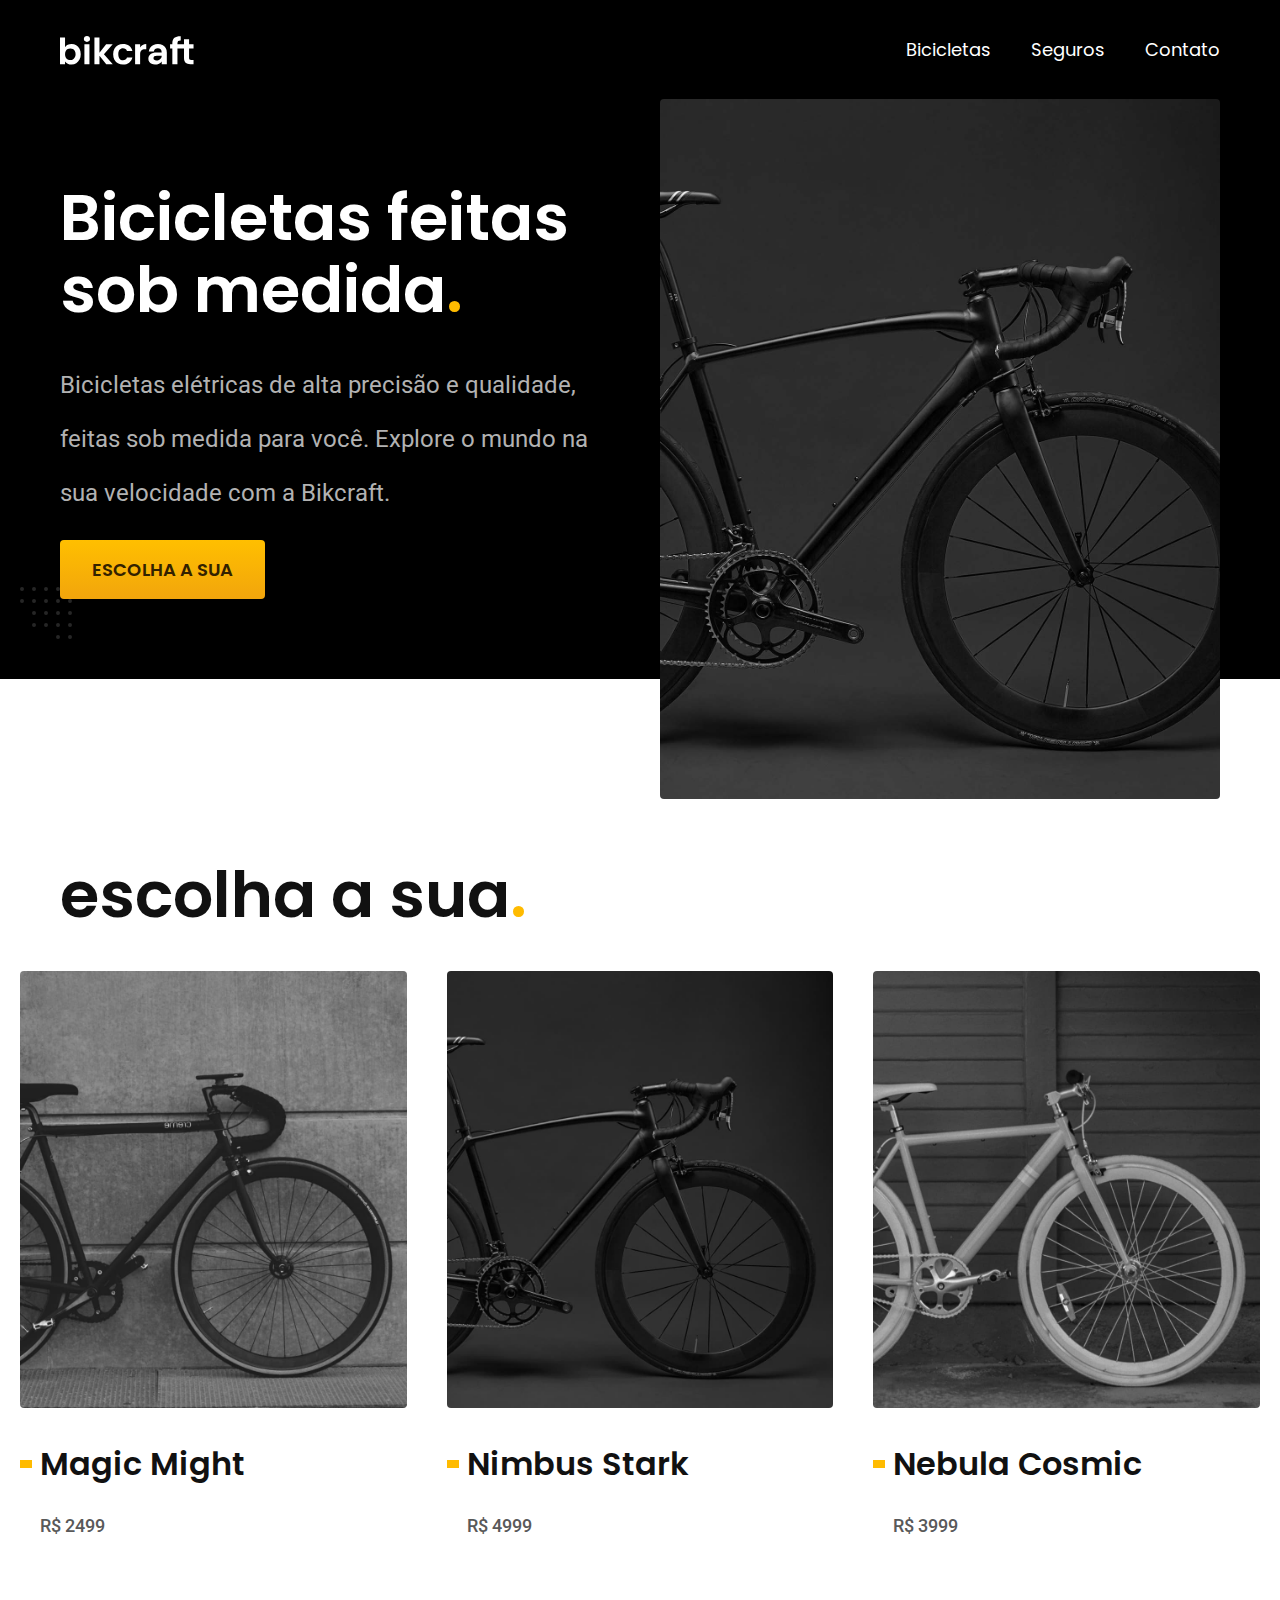
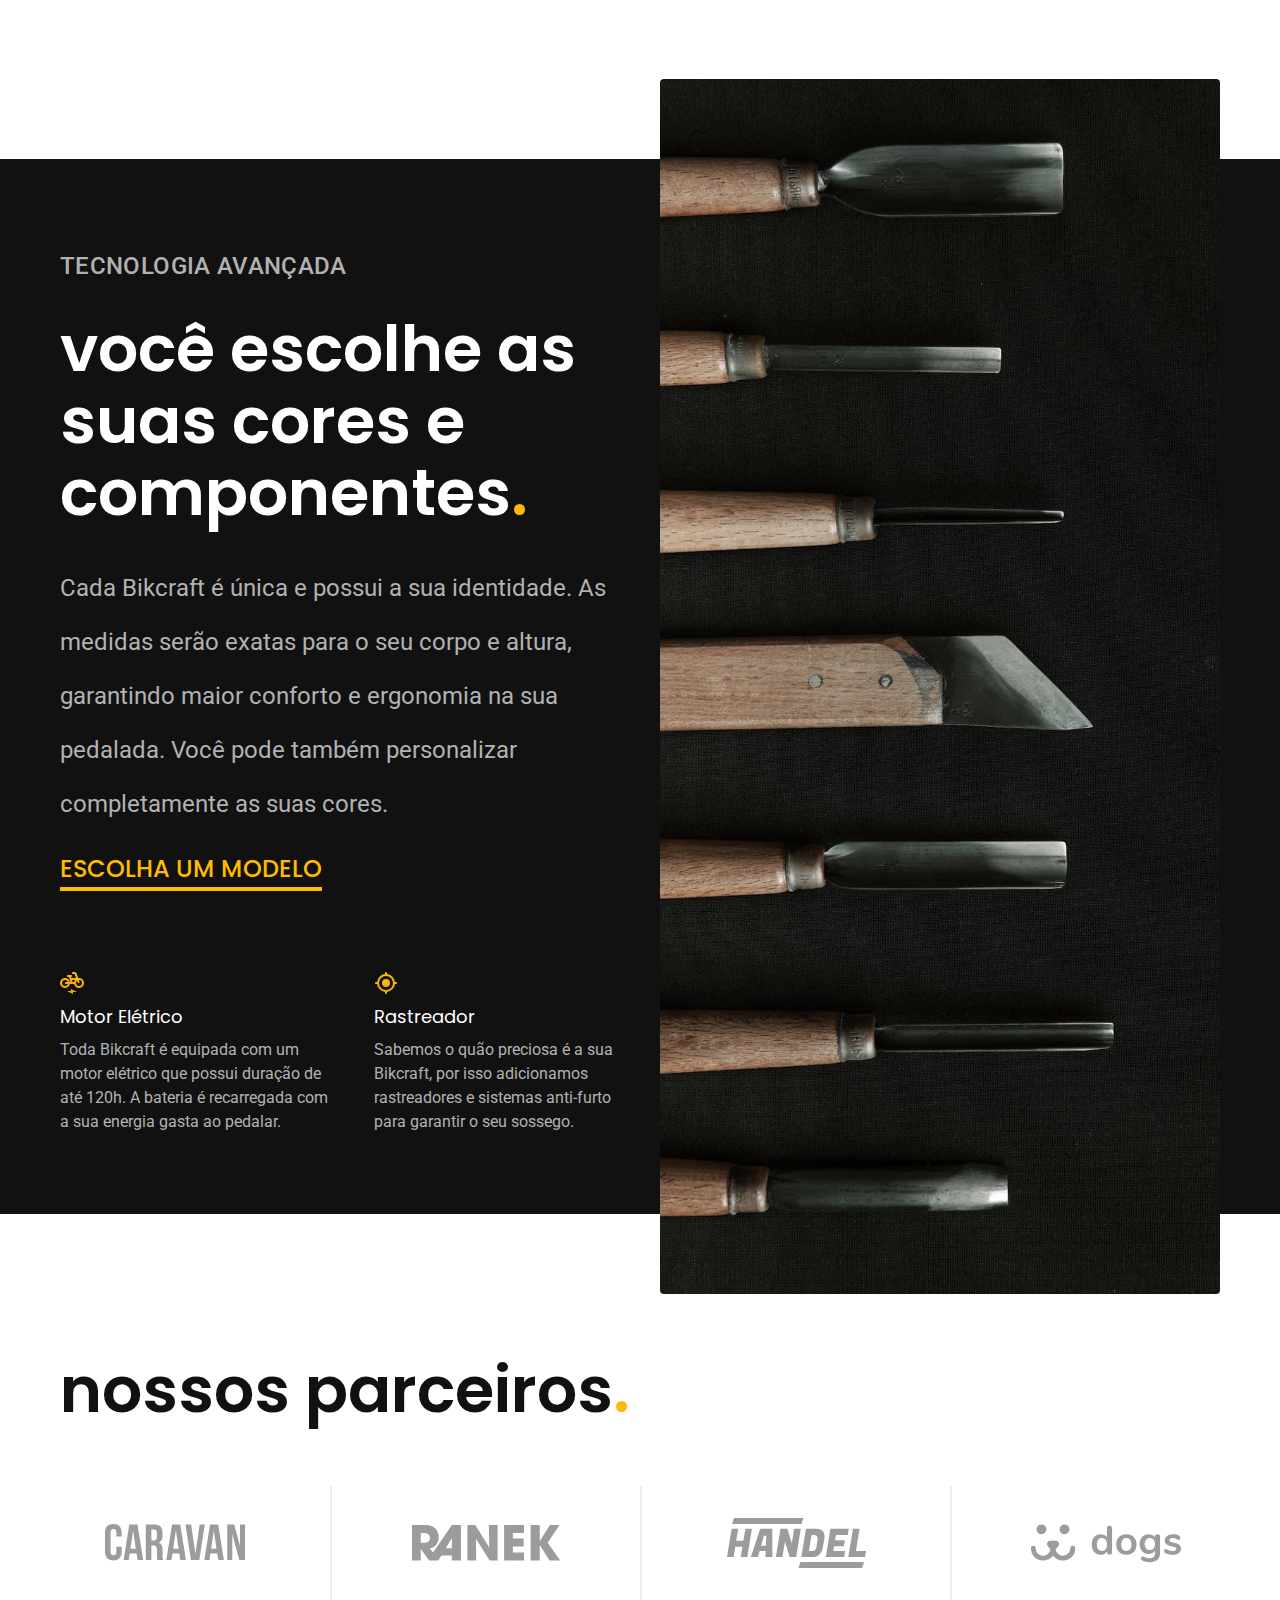
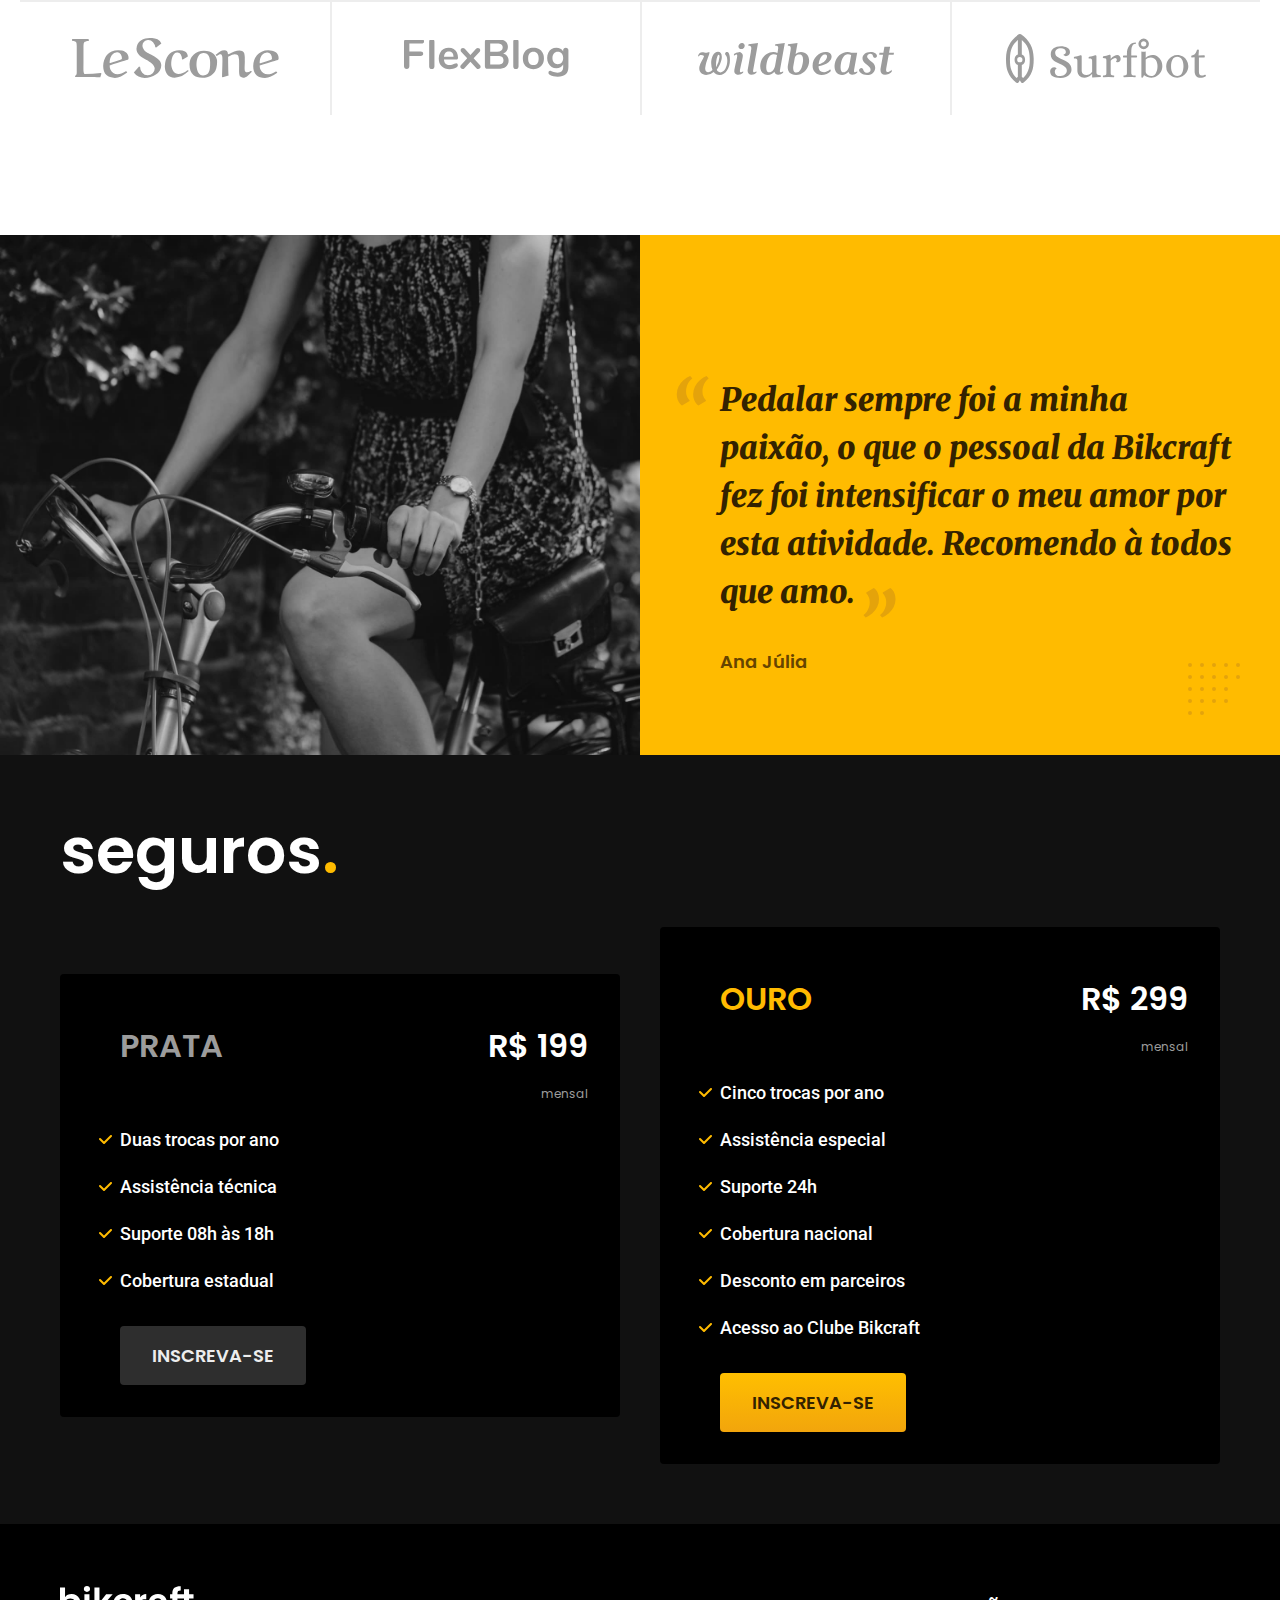
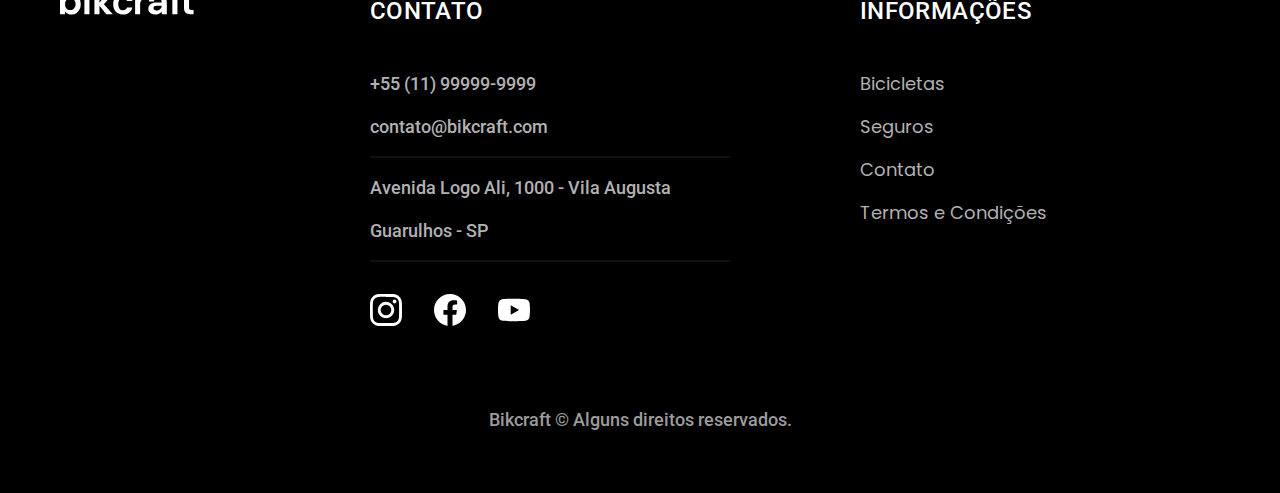
<file: index.html>
<!DOCTYPE html>
<html lang="pt-br">

<head>
  <meta charset="UTF-8">
  <meta name="viewport" content="width=device-width, initial-scale=1.0">

  <title>Bickrat - Bicicletas Elétricas</title>
  <meta name="description" content="Bicicletas elétricas de alta precisão e qualidade, feitas sob medida para o cliente. Explore o mundo na sua velocidade com a Bikcraft.">

  <link rel="icon" href="./favicon.svg" type="image/svg+xml">
  <link rel="preload" href="./css/style.min.css" as="style">
  <link rel="stylesheet" href="./css/style.min.css">


  <link rel="preconnect" href="https://fonts.googleapis.com">
  <link rel="preconnect" href="https://fonts.gstatic.com" crossorigin>
  <link href="https://fonts.googleapis.com/css2?family=Merriweather:ital,wght@1,900&family=Poppins:wght@400;600&family=Roboto:wght@400;500&display=swap" rel="stylesheet">

  <script>document.documentElement.classList.add('js');</script>

</head>

<body>
  <header class="header-bg">
    <div class="header container">
      <a href="./">
        <img src="./img/bikcraft.svg" width="136" height="32" alt="Bickraft">
      </a>

      <nav aria-label="primaria">
        <ul class="header-menu cor-0 font-1-m">
          <li><a href="./bicicletas.html">Bicicletas</a></li>
          <li><a href="./seguros.html">Seguros</a></li>
          <li><a href="./contato.html">Contato</a></li>
        </ul>
      </nav>
    </div>
  </header>

  <main class="introducao-bg">
    <div class="introducao container">
      <div class="introducao-conteudo">
        <h1 class="font-1-xxl cor-0 fadeInDown" data-anime="200">Bicicletas feitas sob medida<span class="cor-p1">.</span></h1>
        <p class="font-2-l cor-5 fadeInDown" data-anime="400">Bicicletas elétricas de alta precisão e qualidade, feitas sob medida para você. Explore o mundo na sua velocidade com a Bikcraft.</p>
        <a class="botao fadeInDown" data-anime="600" href="./bicicletas.html">Escolha a sua</a>
      </div>

      <picture data-anime="800" class="fadeInDown">
        <source media="(max-width: 800px)" srcset="./img/bicicletas/nimbus.jpg">
        <img src="./img/fotos/introducao.jpg" width="1280" height="1600" alt="Bicicleta elétrica preta.">
      </picture>

    </div>
  </main>

  <article class="bicicletas-lista">
    <h2 class="font-1-xxl container">escolha a sua<span class="cor-p1">.</span></h2>

    <ul>
      <li>
        <a href="./bicicletas/magic.html">
          <img src="./img/bicicletas/magic-home.jpg" width="920" height="1040" alt="Bicicleta Magic Might">
          <h3 class="font-1-xl">Magic Might</h3>
          <span class="font-2-m cor-8">R$ 2499</span>
        </a>
      </li>
      <li>
        <a href="./bicicletas/nimbus.html">
          <img src="./img/bicicletas/nimbus-home.jpg" width="920" height="1040" alt="Bicicleta Nimbus Stark">
          <h3 class="font-1-xl">Nimbus Stark</h3>
          <span class="font-2-m cor-8">R$ 4999</span>
        </a>
      </li>
      <li>
        <a href="./bicicletas/nebula.html">
          <img src="./img/bicicletas/nebula-home.jpg" width="920" height="1040" alt="Bicicleta Nebula Cosmic">
          <h3 class="font-1-xl">Nebula Cosmic</h3>
          <span class="font-2-m cor-8">R$ 3999</span>
        </a>
      </li>
    </ul>
  </article>

  <article class="tecnologia-bg">
    <div class="tecnologia container">
      <div class="tecnologia-conteudo">
        <span class="font-2-l-b cor-5">Tecnologia Avançada</span>
        <h2 class="font-1-xxl cor-0">você escolhe as suas cores e componentes<span class="cor-p1">.</span></h2>
        <p class="font-2-l cor-5">Cada Bikcraft é única e possui a sua identidade. As medidas serão exatas para o seu corpo e altura, garantindo maior conforto e ergonomia na sua pedalada. Você pode também personalizar completamente as suas cores.</p>
        <a class="link" href="./bicicletas.html">ESCOLHA UM MODELO</a>
        <div class="tecnologia-vantagens">
          <div>
            <img src="./img/icones/eletrica.svg" width="24" height="24" alt="">
            <h3 class="font-1-m cor-0">Motor Elétrico</h3>
            <p class="font-2-s cor-5">Toda Bikcraft é equipada com um motor elétrico que possui duração de até 120h. A bateria é recarregada com a sua energia gasta ao pedalar.</p>
          </div>
          <div>
            <img src="./img/icones/rastreador.svg" width="24" height="24" alt="">
            <h3 class="font-1-m cor-0">Rastreador</h3>
            <p class="font-2-s cor-5">Sabemos o quão preciosa é a sua Bikcraft, por isso adicionamos rastreadores e sistemas anti-furto para garantir o seu sossego.</p>
          </div>
        </div>
      </div>

      <div class="tecnologia-imagem">
        <img src="./img/fotos/tecnologia.jpg" width="1200" height="1920" alt="">
      </div>
    </div>
  </article>

  <section class="parceiros" aria-label="Nossos Parceiros">
    <h2 class="font-1-xxl container">nossos parceiros<span class="cor-p1">.</span></h2>

    <ul>
      <li><img src="./img/parceiros/caravan.svg" width="140" height="38" alt="Caravan"></li>
      <li><img src="./img/parceiros/ranek.svg" width="149" height="36" alt="Ranek"></li>
      <li><img src="./img/parceiros/handel.svg" width="139" height="50" alt="Handel"></li>
      <li><img src="./img/parceiros/dogs.svg" width="152" height="39" alt="Dogs"></li>
      <li><img src="./img/parceiros/lescone.svg" width="208" height="41" alt="Lescone"></li>
      <li><img src="./img/parceiros/flexblog.svg" width="165" height="38" alt="FlexBlog"></li>
      <li><img src="./img/parceiros/wildbeast.svg" width="196" height="34" alt="Wildbeast"></li>
      <li><img src="./img/parceiros/surfbot.svg" width="200" height="49" alt="Surfbot"></li>
    </ul>
  </section>

  <section class="depoimento" aria-label="Depoimento">
    <div>
      <img src="./img/fotos/depoimento.jpg" width="1560" height="1360" alt="Pessoa pedalando uma bicicleta Bikcraft">
    </div>

    <div class="depoimento-conteudo">
      <blockquote class="font-1-xl cor-p5">
        <p>Pedalar sempre foi a minha paixão, o que o pessoal da Bikcraft fez foi intensificar o meu amor por esta atividade. Recomendo à todos que amo.</p>
      </blockquote>
      <span class="font-1-m-b cor-p4">Ana Júlia</span>
    </div>
  </section>

  <article class="seguros-bg">
    <div class="seguros container">
      <h2 class="font-1-xxl cor-0">seguros<span class="cor-p1">.</span></h2>

      <div class="seguros-item">
        <h3 class="font-1-xl cor-6">PRATA</h3>
        <span class="font-1-xl cor-0">R$ 199 <span class="font-1-xs cor-6">mensal</span></span>
        <ul class="font-2-m cor-0">
          <li>Duas trocas por ano</li>
          <li>Assistência técnica</li>
          <li>Suporte 08h às 18h</li>
          <li>Cobertura estadual</li>
        </ul>
        <a class="botao secundario" href="./orcamento.html">Inscreva-se</a>

      </div>

      <div class="seguros-item">
        <h3 class="font-1-xl cor-p1">OURO</h3>
        <span class="font-1-xl cor-0">R$ 299 <span class="font-1-xs cor-6">mensal</span></span>
        <ul class="font-2-m cor-0">
          <li>Cinco trocas por ano</li>
          <li>Assistência especial</li>
          <li>Suporte 24h</li>
          <li>Cobertura nacional</li>
          <li>Desconto em parceiros</li>
          <li>Acesso ao Clube Bikcraft</li>
        </ul>
        <a class="botao" href="./orcamento.html">Inscreva-se</a>

      </div>
    </div>
  </article>

  <footer class="footer-bg">
    <div class="footer container">
      <img src="./img/bikcraft.svg" width="136" height="32" alt="Bikcraft">

      <div class="footer-contato">
        <h3 class="font-2-l-b cor-0">Contato</h3>
        <ul class="font-2-m cor-5">
          <li><a href="tel:+5511999999999">+55 (11) 99999-9999</a></li>
          <li><a href="mailto:contato@bikcraft.com">contato@bikcraft.com</a></li>
          <li>Avenida Logo Ali, 1000 - Vila Augusta</li>
          <li>Guarulhos - SP</li>
        </ul>
        <div class="footer-redes">
          <a href="./">
            <img src="./img/redes/instagram.svg" alt="Instagram">
          </a>
          <a href="./">
            <img src="./img/redes/facebook.svg" alt="Facebook">
          </a>
          <a href="./">
            <img src="./img/redes/youtube.svg" alt="YouTube">
          </a>
        </div>
      </div>

      <div class="footer-informacoes">
        <h3 class="font-2-l-b cor-0">Informações</h3>
        <nav>
          <ul class="font-1-m cor-5">
            <li><a href="./bicicletas.html">Bicicletas</a></li>
            <li><a href="./seguros.html">Seguros</a></li>
            <li><a href="./contato.html">Contato</a></li>
            <li><a href="./termos.html">Termos e Condições</a></li>
          </ul>
        </nav>
      </div>
      <p class="footer-copy font-2-m cor-6">Bikcraft © Alguns direitos reservados.</p>
    </div>
  </footer>

  <script src="./js/plugins/simple-anime.js"></script>
  <script src="./js/script.js"></script>

</body>


</html>
</file>
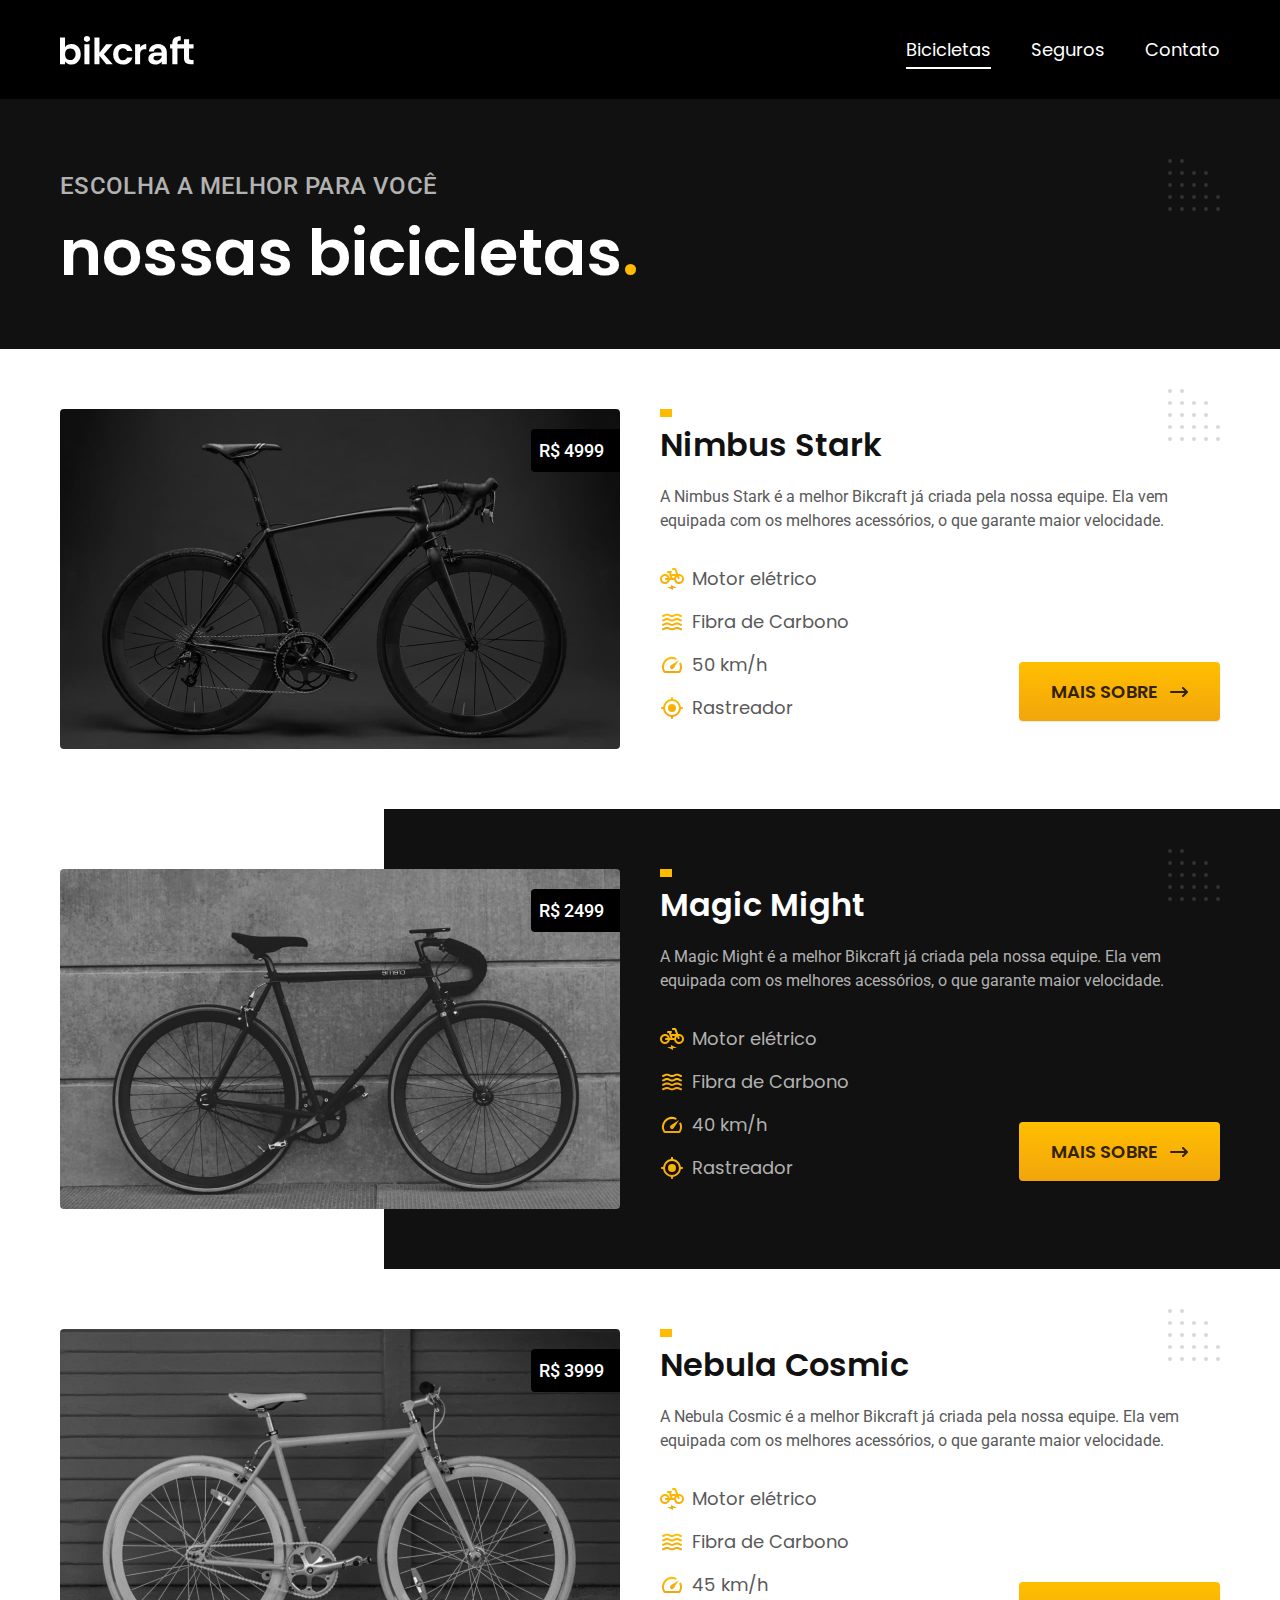
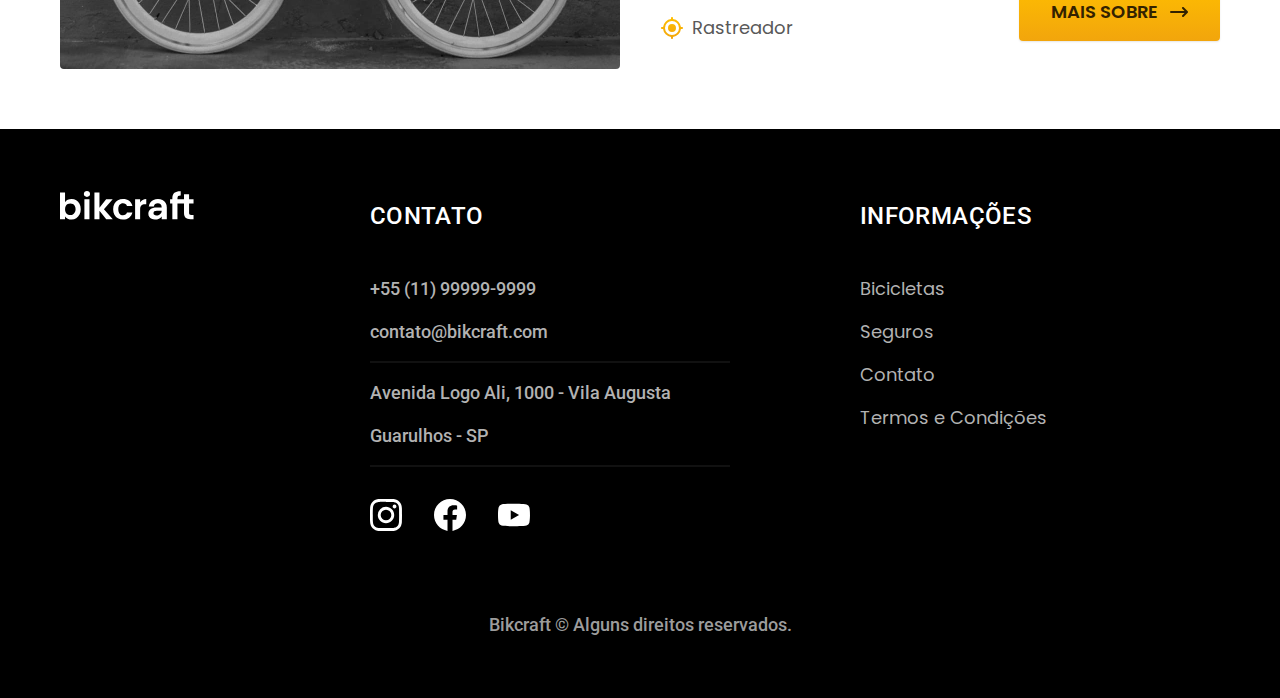
<file: bicicletas.html>
<!DOCTYPE html>
<html lang="pt-br">

<head>
  <meta charset="UTF-8">
  <meta name="viewport" content="width=device-width, initial-scale=1.0">

  <title>Bicicletas | Bickrat</title>
  <meta name="description" content="Bicicletas elétricas de alta precisão e qualidade,  feitas sob medida para o cliente. Explore o mundo na sua velocidade com a Bikcraft.">

  <link rel="icon" href="./favicon.svg" type="image/svg+xml">
  <link rel="preload" href="./css/style.min.css" as="style">
  <link rel="stylesheet" href="./css/style.min.css">

  <link rel="preconnect" href="https://fonts.googleapis.com">
  <link rel="preconnect" href="https://fonts.gstatic.com" crossorigin>
  <link href="https://fonts.googleapis.com/css2?family=Merriweather:ital,wght@1,900&family=Poppins:wght@400;600&family=Roboto:wght@400;500&display=swap" rel="stylesheet">

  <script>document.documentElement.classList.add('js');</script>

</head>

<body id="bicicletas">
  <header class="header-bg">
    <div class="header container">
      <a href="./">
        <img src="./img/bikcraft.svg" width="136" height="32" alt="Bickraft">
      </a>

      <nav aria-label="primaria">
        <ul class="header-menu cor-0 font-1-m">
          <li><a href="./bicicletas.html">Bicicletas</a></li>
          <li><a href="./seguros.html">Seguros</a></li>
          <li><a href="./contato.html">Contato</a></li>
        </ul>
      </nav>
    </div>
  </header>

  <main>
    <div class="titulo-bg">
      <div class="titulo container">
        <p class="font-2-l-b cor-5">Escolha a melhor para você</p>
        <h1 class="font-1-xxl cor-0">nossas bicicletas<span class="cor-p1">.</span></h1>
      </div>
    </div>

    <!-- Nimbus -->
    <div class="bicicletas container">

      <div class="bicicletas-imagem">
        <img src="./img/bicicletas/nimbus.jpg" alt="Nimbus Stark">
        <span class="font-2-m cor-0">R$ 4999</span>
      </div>
      <div class="bicicletas-conteudo">
        <h2 class="font-1-xl">Nimbus Stark</h2>
        <p class="font-2-s cor-8">A Nimbus Stark é a melhor Bikcraft já criada pela nossa equipe. Ela vem equipada com os melhores acessórios, o que garante maior velocidade.</p>
        <ul class="font-1-m cor-8">
          <li>
            <img src="./img/icones/eletrica.svg" width="24" height="24" alt="">
            Motor elétrico
          </li>
          <li>
            <img src="./img/icones/carbono.svg" width="24" height="24" alt="">
            Fibra de Carbono
          </li>
          <li>
            <img src="./img/icones/velocidade.svg" width="24" height="24" alt="">
            50 km/h
          </li>
          <li>
            <img src="./img/icones/rastreador.svg" width="24" height="24" alt="">
            Rastreador
          </li>
        </ul>
        <a class="botao seta" href="./bicicletas/nimbus.html">Mais Sobre</a>
      </div>
    </div>
    <!-- Nimbus -->

    <!-- Magic -->
    <div class="bicicletas-bg">
      <div class="bicicletas container">

        <div class="bicicletas-imagem">
          <img src="./img/bicicletas/magic.jpg" width="1120" height="680" alt="Magic Might">
          <span class="font-2-m cor-0">R$ 2499</span>
        </div>
        <div class="bicicletas-conteudo">
          <h2 class="font-1-xl cor-0">Magic Might</h2>
          <p class="font-2-s cor-5">A Magic Might é a melhor Bikcraft já criada pela nossa equipe. Ela vem equipada com os melhores acessórios, o que garante maior velocidade.</p>
          <ul class="font-1-m cor-5">
            <li>
              <img src="./img/icones/eletrica.svg" width="24" height="24" alt="">
              Motor elétrico
            </li>
            <li>
              <img src="./img/icones/carbono.svg" width="24" height="24" alt="">
              Fibra de Carbono
            </li>
            <li>
              <img src="./img/icones/velocidade.svg" width="24" height="24" alt="">
              40 km/h
            </li>
            <li>
              <img src="./img/icones/rastreador.svg" width="24" height="24" alt="">
              Rastreador
            </li>
          </ul>
          <a class="botao seta" href="./bicicletas/magic.html">Mais Sobre</a>
        </div>

      </div>
    </div>
    <!-- Magic -->

    <!-- Nebula -->
    <div class="bicicletas container">

      <div class="bicicletas-imagem">
        <img src="./img/bicicletas/nebula.jpg" width="1120" height="680" alt="Nebula Cosmic">
        <span class="font-2-m cor-0">R$ 3999</span>
      </div>
      <div class="bicicletas-conteudo">
        <h2 class="font-1-xl">Nebula Cosmic</h2>
        <p class="font-2-s cor-8">A Nebula Cosmic é a melhor Bikcraft já criada pela nossa equipe. Ela vem equipada com os melhores acessórios, o que garante maior velocidade.</p>
        <ul class="font-1-m cor-8">
          <li>
            <img src="./img/icones/eletrica.svg" width="24" height="24" alt="">
            Motor elétrico
          </li>
          <li>
            <img src="./img/icones/carbono.svg" width="24" height="24" alt="">
            Fibra de Carbono
          </li>
          <li>
            <img src="./img/icones/velocidade.svg" width="24" height="24" alt="">
            45 km/h
          </li>
          <li>
            <img src="./img/icones/rastreador.svg" width="24" height="24" alt="">
            Rastreador
          </li>
        </ul>
        <a class="botao seta" href="./bicicletas/nebula.html">Mais Sobre</a>
      </div>
    </div>
    <!-- Nebula -->


  </main>

  <footer class="footer-bg">
    <div class="footer container">
      <img src="./img/bikcraft.svg" width="136" height="32" alt="Bikcraft">

      <div class="footer-contato">
        <h3 class="font-2-l-b cor-0">Contato</h3>
        <ul class="font-2-m cor-5">
          <li><a href="tel:+5511999999999">+55 (11) 99999-9999</a></li>
          <li><a href="mailto:contato@bikcraft.com">contato@bikcraft.com</a></li>
          <li>Avenida Logo Ali, 1000 - Vila Augusta</li>
          <li>Guarulhos - SP</li>
        </ul>
        <div class="footer-redes">
          <a href="./">
            <img src="./img/redes/instagram.svg" width="32" height="32" alt="Instagram">
          </a>
          <a href="./">
            <img src="./img/redes/facebook.svg" width="32" height="32" alt="Facebook">
          </a>
          <a href="./">
            <img src="./img/redes/youtube.svg" width="32" height="32" alt="YouTube">
          </a>
        </div>
      </div>

      <div class="footer-informacoes">
        <h3 class="font-2-l-b cor-0">Informações</h3>
        <nav>
          <ul class="font-1-m cor-5">
            <li><a href="./bicicletas.html">Bicicletas</a></li>
            <li><a href="./seguros.html">Seguros</a></li>
            <li><a href="./contato.html">Contato</a></li>
            <li><a href="./termos.html">Termos e Condições</a></li>
          </ul>
        </nav>
      </div>
      <p class="footer-copy font-2-m cor-6">Bikcraft © Alguns direitos reservados.</p>
    </div>
  </footer>

  <script src="./js/script.js"></script>

</body>


</html>
</file>
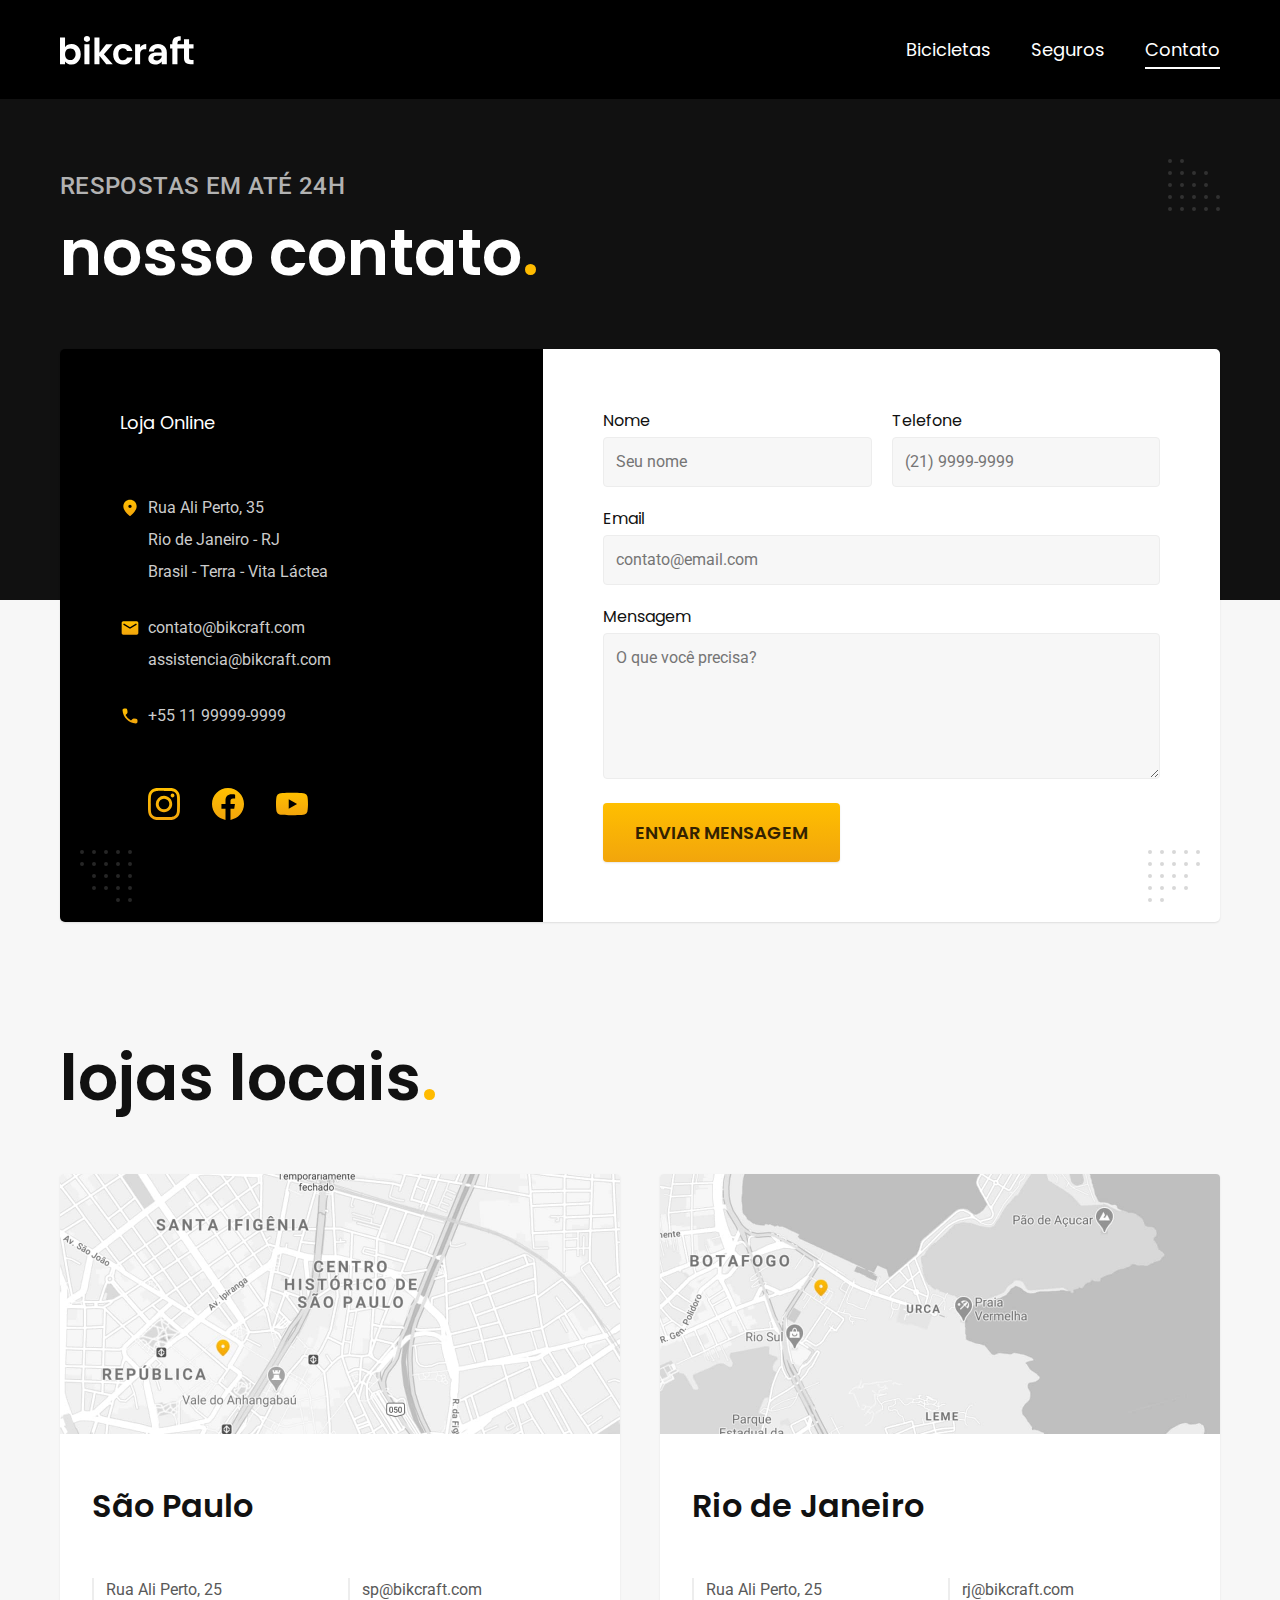
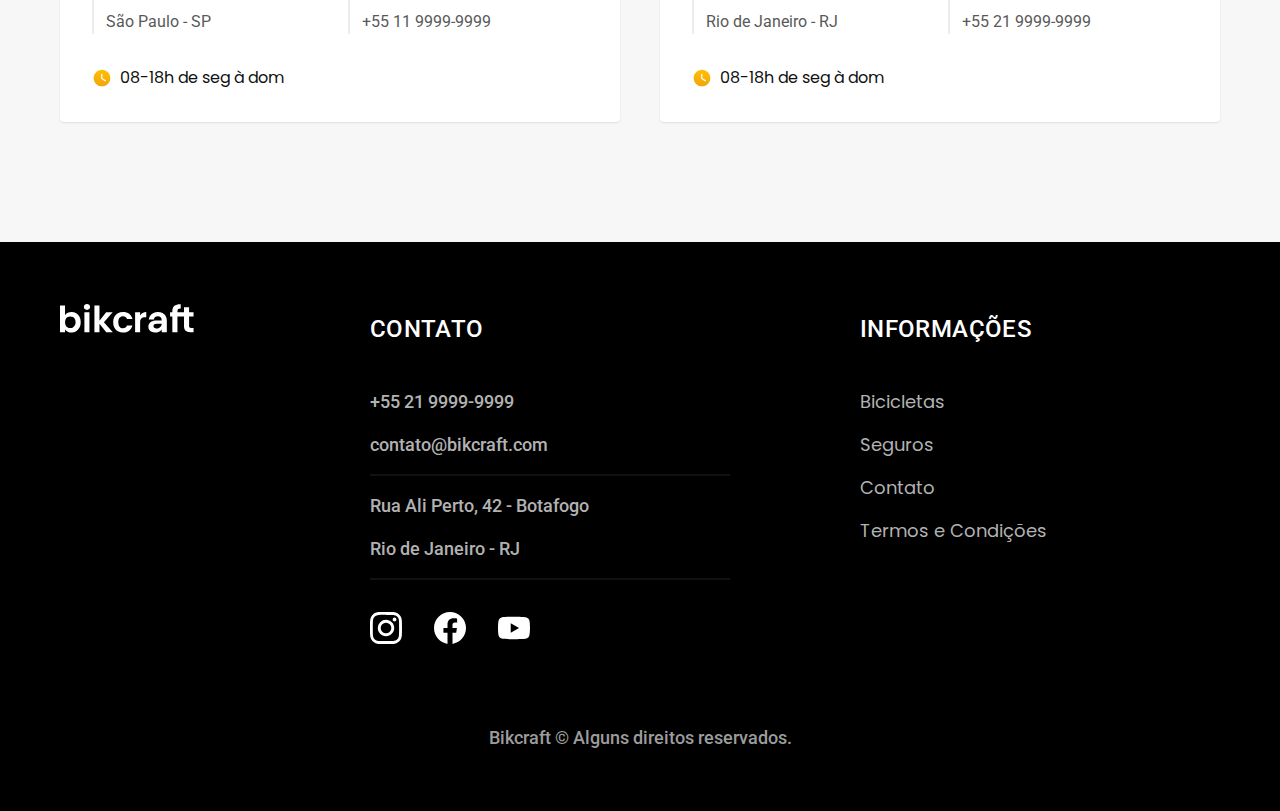
<file: contato.html>
<!DOCTYPE html>
<html lang="pt-br">

<head>
  <meta charset="UTF-8">
  <meta name="viewport" content="width=device-width, initial-scale=1.0">

  <title>Contato | Bikcraft</title>
  <meta name="description" content="Contato.">

  <link rel="icon" href="./favicon.svg" type="image/svg+xml">
  <link rel="preload" href="./css/style.min.css" as="style">
  <link rel="stylesheet" href="./css/style.min.css">

  <link rel="preconnect" href="https://fonts.googleapis.com">
  <link rel="preconnect" href="https://fonts.gstatic.com" crossorigin>
  <link href="https://fonts.googleapis.com/css2?family=Merriweather:ital,wght@1,900&family=Poppins:wght@400;600&family=Roboto:wght@400;500&display=swap" rel="stylesheet">

  <script>document.documentElement.classList.add('js');</script>
</head>

<body id="contato">
  <header class="header-bg">
    <div class="header container">
      <a href="./">
        <img src="./img/bikcraft.svg" width="136" height="32" alt="Bikcraft">
      </a>

      <nav aria-label="primaria">
        <ul class="header-menu font-1-m cor-0">
          <li><a href="./bicicletas.html">Bicicletas</a></li>
          <li><a href="./seguros.html">Seguros</a></li>
          <li><a href="./contato.html">Contato</a></li>
        </ul>
      </nav>
    </div>
  </header>

  <main>
    <div class="titulo-bg">
      <div class="titulo container">
        <p class="font-2-l-b cor-5">Respostas em até 24h</p>
        <h1 class="font-1-xxl cor-0">nosso contato<span class="cor-p1">.</span></h1>
      </div>
    </div>

    <div class="contato container">
      <section class="contato-dados" aria-label="Endereço">
        <h2 class="font-1-m cor-0">Loja Online</h2>
        <div class="contato-endereco font-2-s cor-4">
          <p>Rua Ali Perto, 35</p>
          <p>Rio de Janeiro - RJ</p>
          <p>Brasil - Terra - Vita Láctea</p>
        </div>
        <address class="contato-meios font-2-s cor-4">
          <a href="mailto:contato@bikcraft.com">contato@bikcraft.com</a>
          <a href="mailto:assistencia@bikcraft.com">assistencia@bikcraft.com</a>
          <a href="tel:+5511999999999">+55 11 99999-9999</a>
        </address>
        <div class="contato-redes">
          <a href="./">
            <img src="./img/redes/instagram-p.svg" width="32" height="32" alt="Instagram">
          </a>
          <a href="./">
            <img src="./img/redes/facebook-p.svg" width="32" height="32" alt="Facebook">
          </a>
          <a href="./">
            <img src="./img/redes/youtube-p.svg" width="32" height="32" alt="Youtube">
          </a>
        </div>
      </section>
      <section class="contato-formulario" aria-label="Formulário">
        <form class="form" action="./contato.html">
          <div>
            <label for="nome">Nome</label>
            <input type="text" id="nome" name="nome" placeholder="Seu nome">
          </div>
          <div>
            <label for="telefone">Telefone</label>
            <input type="text" id="telefone" name="telefone" placeholder="(21) 9999-9999">
          </div>
          <div class="col-2">
            <label for="email">Email</label>
            <input type="email" id="email" name="email" placeholder="contato@email.com">
          </div>
          <div class="col-2">
            <label for="mensagem">Mensagem</label>
            <textarea rows="5" id="mensagem" name="mensagem" placeholder="O que você precisa?"></textarea>
          </div>
          <button class="botao col-2">Enviar Mensagem</button>
        </form>
      </section>
    </div>
  </main>

  <article class="lojas container">
    <h2 class="font-1-xxl">lojas locais<span class="cor-p1">.</span></h2>
    <div class="lojas-item">
      <img src="./img/lojas/sp.jpg" width="1120" height="520" alt="Mapa marcando o endereço em Rua Ali Perto, 25 - São Paulo - SP">
      <div class="lojas-conteudo">
        <h3 class="font-1-xl">São Paulo</h3>
        <div class="lojas-dados font-2-s cor-8">
          <p>Rua Ali Perto, 25</p>
          <p>São Paulo - SP</p>
        </div>
        <div class="lojas-dados font-2-s cor-8">
          <a href="mailto:sp@bikcraft.com">sp@bikcraft.com</a>
          <a href="tel:+551199999999">+55 11 9999-9999</a>
        </div>
        <p class="lojas-tempo font-1-s"><img src="./img/icones/horario.svg" width="20" height="20" alt="">08-18h de seg à dom</p>
      </div>
    </div>

    <div class="lojas-item">
      <img src="./img/lojas/rj.jpg" width="1120" height="520" alt="Mapa marcando o endereço em Rua Ali Perto, 25 - Rio de Janeiro - RJ">
      <div class="lojas-conteudo">
        <h3 class="font-1-xl">Rio de Janeiro</h3>
        <div class="lojas-dados font-2-s cor-8">
          <p>Rua Ali Perto, 25</p>
          <p>Rio de Janeiro - RJ</p>
        </div>
        <div class="lojas-dados font-2-s cor-8">
          <a href="mailto:rj@bikcraft.com">rj@bikcraft.com</a>
          <a href="tel:+55219999999">+55 21 9999-9999</a>
        </div>
        <p class="lojas-tempo font-1-s"><img src="./img/icones/horario.svg" width="20" height="20" alt="">08-18h de seg à dom</p>
      </div>
    </div>
  </article>

  <footer class="footer-bg">
    <div class="footer container">
      <img src="./img/bikcraft.svg" width="136" height="32" alt="Bikcraft">
      <div class="footer-contato">
        <h3 class="font-2-l-b cor-0">Contato</h3>
        <ul class="font-2-m cor-5">
          <li><a href="tel:+552199999999">+55 21 9999-9999</a></li>
          <li><a href="mailto:contato@bikcraft.com">contato@bikcraft.com</a></li>
          <li>Rua Ali Perto, 42 - Botafogo</li>
          <li>Rio de Janeiro - RJ</li>
        </ul>
        <div class="footer-redes">
          <a href="./">
            <img src="./img/redes/instagram.svg" width="32" height="32" alt="Instagram">
          </a>
          <a href="./">
            <img src="./img/redes/facebook.svg" width="32" height="32" alt="Facebook">
          </a>
          <a href="./">
            <img src="./img/redes/youtube.svg" width="32" height="32" alt="Youtube">
          </a>
        </div>
      </div>
      <div class="footer-informacoes">
        <h3 class="font-2-l-b cor-0">Informações</h3>
        <nav>
          <ul class="font-1-m cor-5">
            <li><a href="./bicicletas.html">Bicicletas</a></li>
            <li><a href="./seguros.html">Seguros</a></li>
            <li><a href="./contato.html">Contato</a></li>
            <li><a href="./termos.html">Termos e Condições</a></li>
          </ul>
        </nav>
      </div>
      <p class="footer-copy font-2-m cor-6">Bikcraft © Alguns direitos reservados.</p>
    </div>
  </footer>

  <script src="./js/script.js"></script>

</body>

</html>
</file>
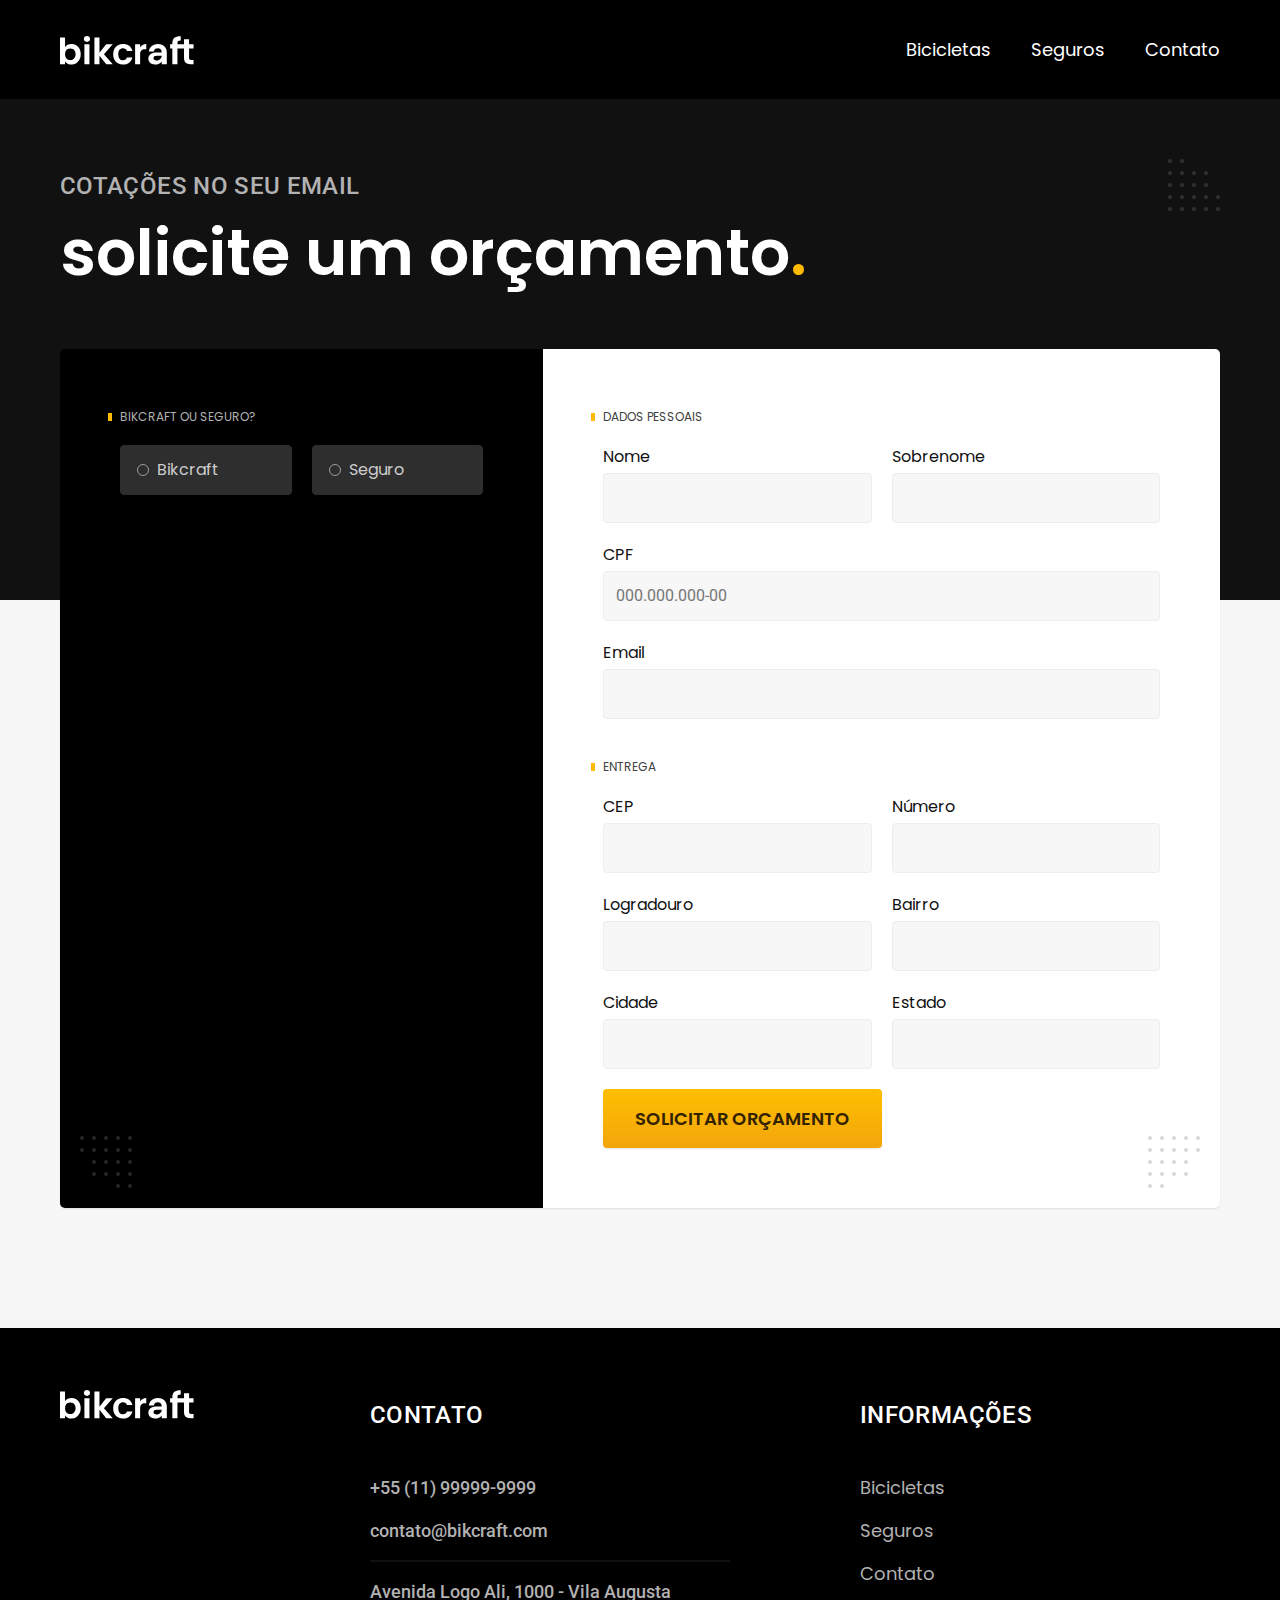
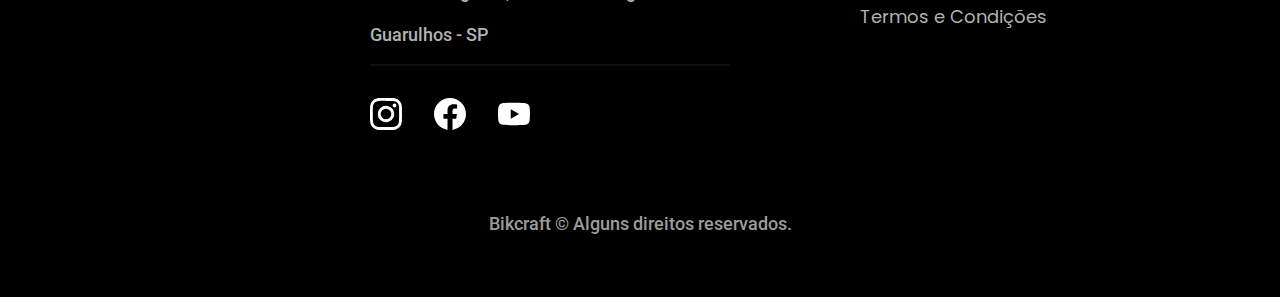
<file: orcamento.html>
<!DOCTYPE html>
<html lang="pt-br">

<head>
  <meta charset="UTF-8">
  <meta name="viewport" content="width=device-width, initial-scale=1.0">

  <title>Orçamento | Bickrat</title>
  <meta name="description" content="Orçamento">

  <link rel="icon" href="./favicon.svg" type="image/svg+xml">
  <link rel="preload" href="./css/style.min.css" as="style">
  <link rel="stylesheet" href="./css/style.min.css">

  <link rel="preconnect" href="https://fonts.googleapis.com">
  <link rel="preconnect" href="https://fonts.gstatic.com" crossorigin>
  <link href="https://fonts.googleapis.com/css2?family=Merriweather:ital,wght@1,900&family=Poppins:wght@400;600&family=Roboto:wght@400;500&display=swap" rel="stylesheet">

  <script>document.documentElement.classList.add('js');</script>

</head>

<body id="orcamento">
  <header class="header-bg">
    <div class="header container">
      <a href="./">
        <img src="./img/bikcraft.svg" width="136" height="32" alt="Bickraft">
      </a>

      <nav aria-label="primaria">
        <ul class="header-menu cor-0 font-1-m">
          <li><a href="./bicicletas.html">Bicicletas</a></li>
          <li><a href="./seguros.html">Seguros</a></li>
          <li><a href="./contato.html">Contato</a></li>
        </ul>
      </nav>
    </div>
  </header>

  <main>
    <div class="titulo-bg">
      <div class="titulo container">
        <p class="font-2-l-b cor-5">COTAÇÕES NO SEU EMAIL</p>
        <h1 class="font-1-xxl cor-0">solicite um orçamento<span class="cor-p1">.</span></h1>
      </div>
    </div>

    <form class="orcamento container" action="./orcamento.html">
      <div class="orcamento-produto">
        <h2 class="font-1-xs cor-5">Bikcraft ou Seguro?</h2>

        <input type="radio" name="tipo" value="bikcraft" id="bikcraft">
        <label for="bikcraft">Bikcraft</label>

        <input type="radio" name="tipo" value="seguro" id="seguro">
        <label for="seguro">Seguro</label>

        <div class="orcamento-conteudo" id="orcamento-bikcraft">
          <h2 class="font-1-xs cor-5">Escolha a sua</h2>

          <input type="radio" name="produto" value="nimbus" id="nimbus">
          <label for="nimbus">Nimbus Stark <span>R$ 4999</span></label>
          <div class="orcamento-detalhes">
            <ul class="font-1-xs cor-8">
              <li><img src="./img/icones/eletrica.svg" width="16" height="16" alt="">Motor Elétrico</li>
              <li><img src="./img/icones/carbono.svg" width="16" height="16" alt="">Fibra de Carbono</li>
              <li><img src="./img/icones/velocidade.svg" width="16" height="16" alt="">50 km/h</li>
              <li><img src="./img/icones/rastreador.svg" width="16" height="16" alt="">Rastreador</li>
            </ul>
            <img src="./img/bicicletas/nimbus.jpg" width="1120" height="680" alt="Nimbus Stark">
          </div>

          <input type="radio" name="produto" value="magic" id="magic">
          <label for="magic">Magic Might <span>R$ 2499</span></label>
          <div class="orcamento-detalhes">
            <ul class="font-1-xs cor-8">
              <li><img src="./img/icones/eletrica.svg" width="16" height="16" alt="">Motor Elétrico</li>
              <li><img src="./img/icones/carbono.svg" width="16" height="16" alt="">Fibra de Carbono</li>
              <li><img src="./img/icones/velocidade.svg" width="16" height="16" alt="">40 km/h</li>
              <li><img src="./img/icones/rastreador.svg" width="16" height="16" alt="">Rastreador</li>
            </ul>
            <img src="./img/bicicletas/magic.jpg" width="1120" height="680" alt="Magic Might">
          </div>

          <input type="radio" name="produto" value="nebula" id="nebula">
          <label for="nebula">Nebula Cosmic <span>R$ 3999</span></label>
          <div class="orcamento-detalhes">
            <ul class="font-1-xs cor-8">
              <li><img src="./img/icones/eletrica.svg" width="16" height="16" alt="">Motor Elétrico</li>
              <li><img src="./img/icones/carbono.svg" width="16" height="16" alt="">Fibra de Carbono</li>
              <li><img src="./img/icones/velocidade.svg" width="16" height="16" alt="">45 km/h</li>
              <li><img src="./img/icones/rastreador.svg" width="16" height="16" alt="">Rastreador</li>
            </ul>
            <img src="./img/bicicletas/nebula.jpg" width="1120" height="680" alt="Nebula Cosmic">
          </div>
        </div>

        <div class="orcamento-conteudo" id="orcamento-seguro">
          <h2 class="font-1-xs cor-5">Escolha o plano</h2>

          <input type="radio" name="produto" value="prata" id="prata">
          <label for="prata">Prata <span>R$ 199</span></label>

          <input type="radio" name="produto" value="ouro" id="ouro">
          <label for="ouro">Ouro <span>R$ 299</span></label>
        </div>
      </div>
      <div class="orcamento-dados form">
        <h2 class="font-1-xs cor-9 col-2">dados pessoais</h2>
        <div>
          <label for="nome">Nome</label>
          <input type="text" id="nome" name="nome">
        </div>
        <div>
          <label for="sobrenome">Sobrenome</label>
          <input type="text" id="sobrenome" name="sobrenome">
        </div>
        <div class="col-2">
          <label for="cpf">CPF</label>
          <input type="text" id="cpf" name="cpf" placeholder="000.000.000-00">
        </div>
        <div class="col-2">
          <label for="email">Email</label>
          <input type="email" id="email" name="email">
        </div>
        <h2 class="font-1-xs cor-9 col-2">entrega</h2>
        <div>
          <label for="cep">CEP</label>
          <input type="text" id="cep" name="cep">
        </div>
        <div>
          <label for="numero">Número</label>
          <input type="text" id="numero" name="numero">
        </div>
        <div>
          <label for="logradouro">Logradouro</label>
          <input type="text" id="logradouro" name="logradouro">
        </div>
        <div>
          <label for="bairro">Bairro</label>
          <input type="text" id="bairro" name="bairro">
        </div>
        <div>
          <label for="cidade">Cidade</label>
          <input type="text" id="cidade" name="cidade">
        </div>
        <div>
          <label for="estado">Estado</label>
          <input type="text" id="estado" name="estado">
        </div>
        <button class="botao col-2">Solicitar Orçamento</button>
      </div>
    </form>

  </main>

  <footer class="footer-bg">
    <div class="footer container">
      <img src="./img/bikcraft.svg" width="136" height="32" alt="Bikcraft">

      <div class="footer-contato">
        <h3 class="font-2-l-b cor-0">Contato</h3>
        <ul class="font-2-m cor-5">
          <li><a href="tel:+5511999999999">+55 (11) 99999-9999</a></li>
          <li><a href="mailto:contato@bikcraft.com">contato@bikcraft.com</a></li>
          <li>Avenida Logo Ali, 1000 - Vila Augusta</li>
          <li>Guarulhos - SP</li>
        </ul>
        <div class="footer-redes">
          <a href="./">
            <img src="./img/redes/instagram.svg" width="32" height="32" alt="Instagram">
          </a>
          <a href="./">
            <img src="./img/redes/facebook.svg" width="32" height="32" alt="Facebook">
          </a>
          <a href="./">
            <img src="./img/redes/youtube.svg" width="32" height="32" alt="YouTube">
          </a>
        </div>
      </div>

      <div class="footer-informacoes">
        <h3 class="font-2-l-b cor-0">Informações</h3>
        <nav>
          <ul class="font-1-m cor-5">
            <li><a href="./bicicletas.html">Bicicletas</a></li>
            <li><a href="./seguros.html">Seguros</a></li>
            <li><a href="./contato.html">Contato</a></li>
            <li><a href="./termos.html">Termos e Condições</a></li>
          </ul>
        </nav>
      </div>
      <p class="footer-copy font-2-m cor-6">Bikcraft © Alguns direitos reservados.</p>
    </div>
  </footer>

  <script src="./js/script.js"></script>

</body>

</html>
</file>
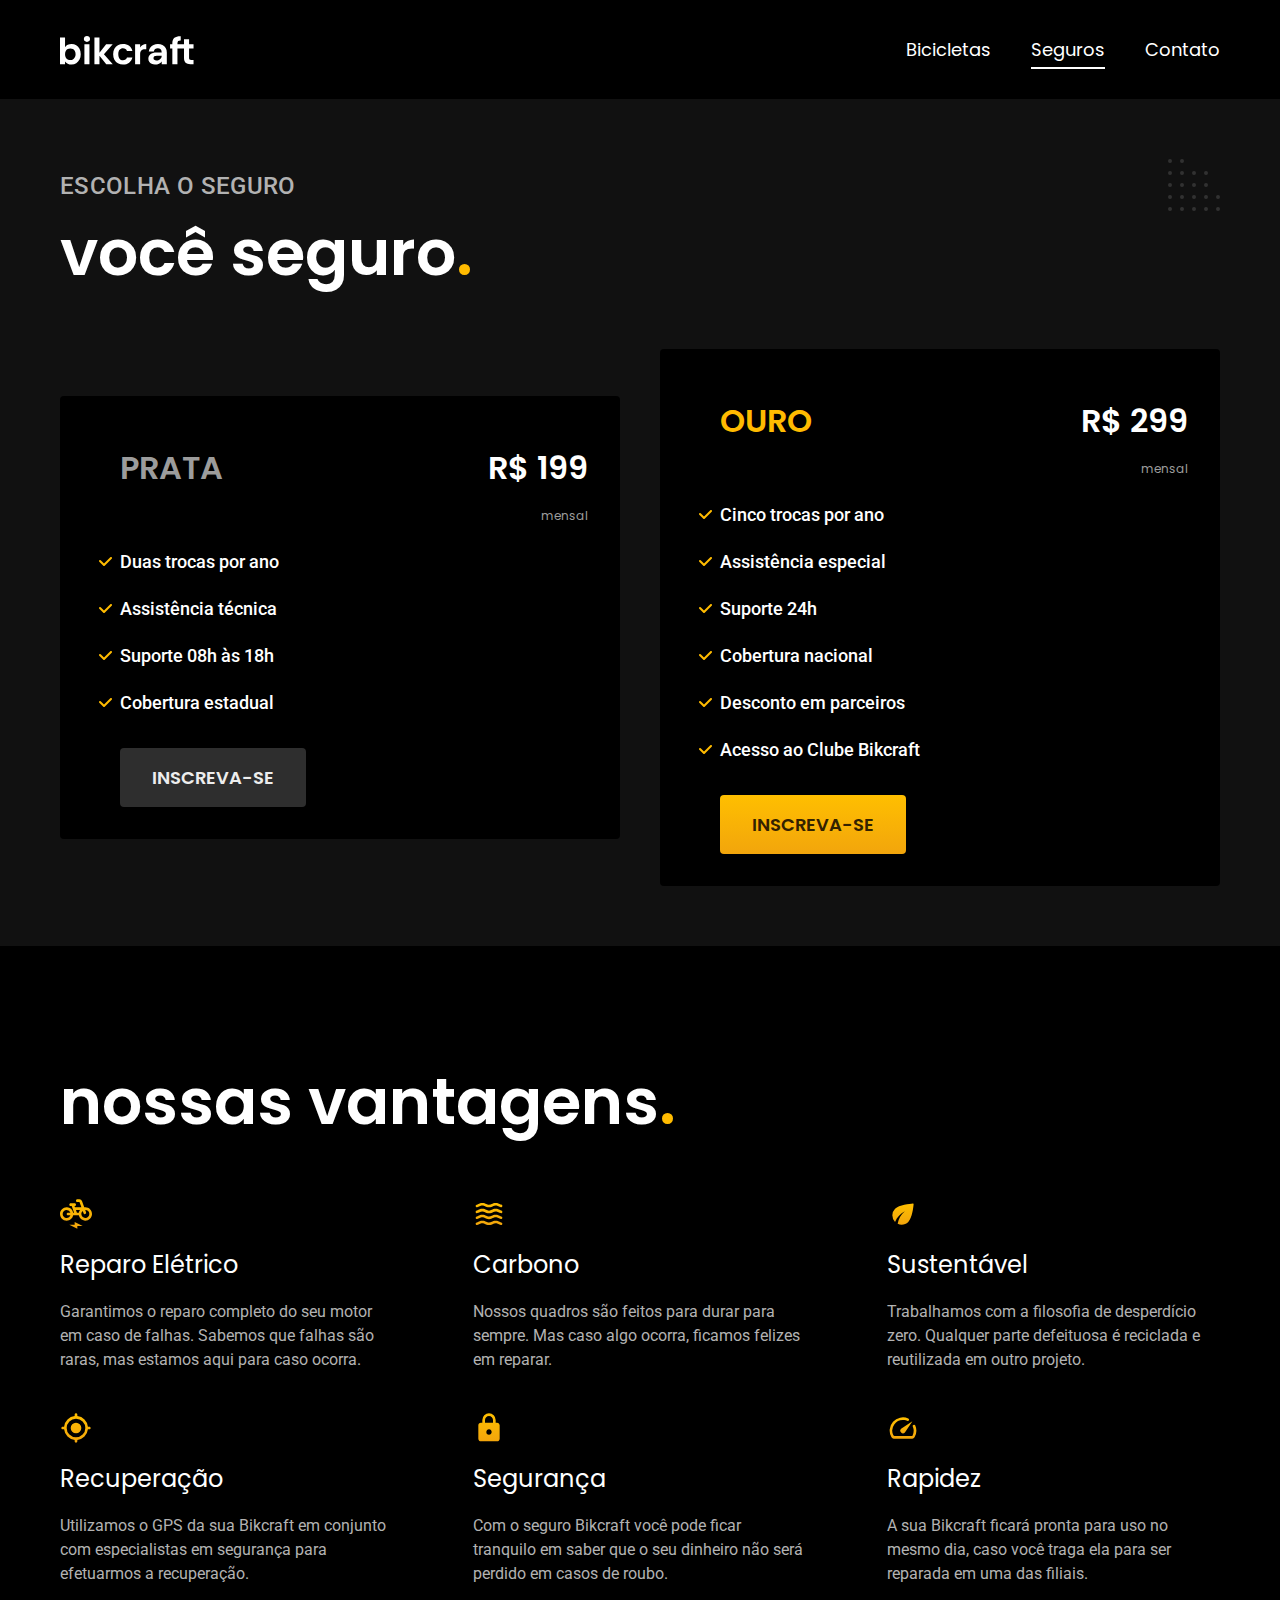
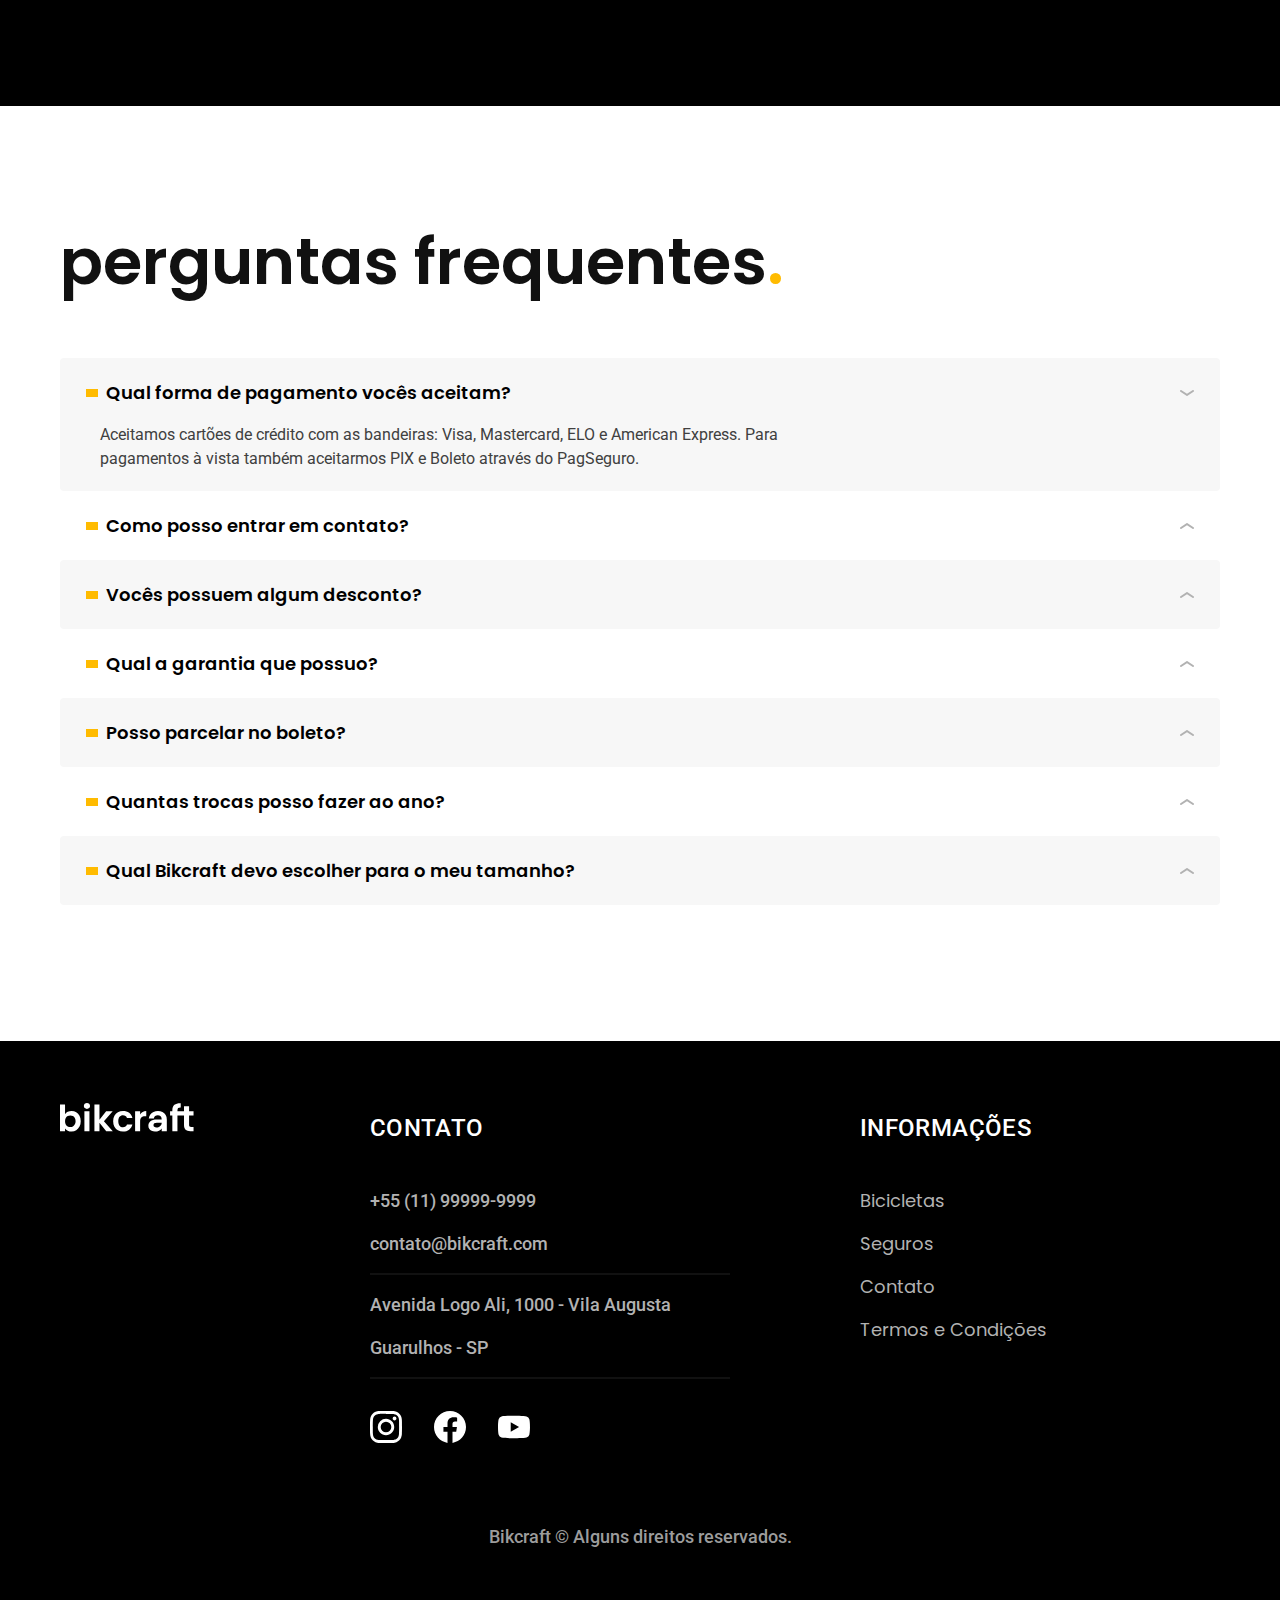
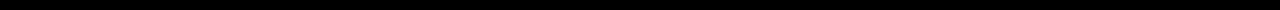
<file: seguros.html>
<!DOCTYPE html>
<html lang="pt-br">

<head>
  <meta charset="UTF-8">
  <meta name="viewport" content="width=device-width, initial-scale=1.0">

  <title>Seguros | Bickrat</title>
  <meta name="description" content="Seguros">

  <link rel="icon" href="./favicon.svg" type="image/svg+xml">
  <link rel="preload" href="./css/style.min.css" as="style">
  <link rel="stylesheet" href="./css/style.min.css">

  <link rel="preconnect" href="https://fonts.googleapis.com">
  <link rel="preconnect" href="https://fonts.gstatic.com" crossorigin>
  <link href="https://fonts.googleapis.com/css2?family=Merriweather:ital,wght@1,900&family=Poppins:wght@400;600&family=Roboto:wght@400;500&display=swap" rel="stylesheet">

  <script>document.documentElement.classList.add('js');</script>

</head>

<body id="seguros">
  <header class="header-bg">
    <div class="header container">
      <a href="./">
        <img src="./img/bikcraft.svg" width="136" height="32" alt="Bickraft">
      </a>

      <nav aria-label="primaria">
        <ul class="header-menu cor-0 font-1-m">
          <li><a href="./bicicletas.html">Bicicletas</a></li>
          <li><a href="./seguros.html">Seguros</a></li>
          <li><a href="./contato.html">Contato</a></li>
        </ul>
      </nav>
    </div>
  </header>

  <main class="seguros-bg">
    <div class="titulo-bg">
      <div class="titulo container">
        <p class="font-2-l-b cor-5">escolha o seguro</p>
        <h1 class="font-1-xxl cor-0">você seguro<span class="cor-p1">.</span></h1>
      </div>
    </div>


    <div class="seguros container">
      <div class="seguros-item fadeInLeft" data-anime="200">
        <h3 class="font-1-xl cor-6">PRATA</h3>
        <span class="font-1-xl cor-0">R$ 199 <span class="font-1-xs cor-6">mensal</span></span>
        <ul class="font-2-m cor-0">
          <li>Duas trocas por ano</li>
          <li>Assistência técnica</li>
          <li>Suporte 08h às 18h</li>
          <li>Cobertura estadual</li>
        </ul>
        <a class="botao secundario" href="./orcamento.html?tipo=seguro&produto=prata">Inscreva-se</a>

      </div>

      <div class="seguros-item fadeInRight" data-anime="400">
        <h3 class="font-1-xl cor-p1">OURO</h3>
        <span class="font-1-xl cor-0">R$ 299 <span class="font-1-xs cor-6">mensal</span></span>
        <ul class="font-2-m cor-0">
          <li>Cinco trocas por ano</li>
          <li>Assistência especial</li>
          <li>Suporte 24h</li>
          <li>Cobertura nacional</li>
          <li>Desconto em parceiros</li>
          <li>Acesso ao Clube Bikcraft</li>
        </ul>
        <a class="botao" href="./orcamento.html?tipo=seguro&produto=ouro">Inscreva-se</a>

      </div>
    </div>

  </main>

  <article class="vantagens-bg">
    <div class="vantagens container">
      <h2 class="font-1-xxl cor-0">nossas vantagens<span class="cor-p1">.</span></h2>

      <ul>
        <li>
          <img src="./img/icones/eletrica.svg" width="32" height="32" alt="">
          <h3 class="font-1-l cor-0">Reparo Elétrico</h3>
          <p class="font-2-s cor-5">Garantimos o reparo completo do seu motor em caso de falhas. Sabemos que falhas são raras, mas estamos aqui para caso ocorra.</p>
        </li>

        <li>
          <img src="./img/icones/carbono.svg" width="32" height="32" alt="">
          <h3 class="font-1-l cor-0">Carbono</h3>
          <p class="font-2-s cor-5">Nossos quadros são feitos para durar para sempre. Mas caso algo ocorra, ficamos felizes em reparar.</p>
        </li>

        <li>
          <img src="./img/icones/sustentavel.svg" width="32" height="32" alt="">
          <h3 class="font-1-l cor-0">Sustentável</h3>
          <p class="font-2-s cor-5">Trabalhamos com a filosofia de desperdício zero. Qualquer parte defeituosa é reciclada e reutilizada em outro projeto.</p>
        </li>

        <li>
          <img src="./img/icones/rastreador.svg" width="32" height="32" alt="">
          <h3 class="font-1-l cor-0">Recuperação</h3>
          <p class="font-2-s cor-5">Utilizamos o GPS da sua Bikcraft em conjunto com especialistas em segurança para efetuarmos a recuperação.</p>
        </li>

        <li>
          <img src="./img/icones/seguro.svg" width="32" height="32" alt="">
          <h3 class="font-1-l cor-0">Segurança</h3>
          <p class="font-2-s cor-5">Com o seguro Bikcraft você pode ficar tranquilo em saber que o seu dinheiro não será perdido em casos de roubo.</p>
        </li>

        <li>
          <img src="./img/icones/velocidade.svg" width="32" height="32" alt="">
          <h3 class="font-1-l cor-0">Rapidez</h3>
          <p class="font-2-s cor-5">A sua Bikcraft ficará pronta para uso no mesmo dia, caso você traga ela para ser reparada em uma das filiais.</p>
        </li>
      </ul>

    </div>
  </article>

  <article class="perguntas container">
    <h2 class="font-1-xxl">perguntas frequentes<span class="cor-p1">.</span></h2>

    <dl>
      <div>
        <dt><button class="font-1-m-b" aria-controls="pergunta1" aria-expanded="true">Qual forma de pagamento vocês aceitam?</button></dt>
        <dd id="pergunta1" class="font-2-s cor-9 ativa">Aceitamos cartões de crédito com as bandeiras: Visa, Mastercard, ELO e American Express. Para pagamentos à vista também aceitarmos PIX e Boleto através do PagSeguro.</dd>
      </div>

      <div>
        <dt><button class="font-1-m-b" aria-controls="pergunta2" aria-expanded="false">Como posso entrar em contato?</button></dt>
        <dd id="pergunta2" class="font-2-s cor-9">Aceitamos cartões de crédito com as bandeiras: Visa, Mastercard, ELO e American Express. Para pagamentos à vista também aceitarmos PIX e Boleto através do PagSeguro.</dd>
      </div>

      <div>
        <dt><button class="font-1-m-b" aria-controls="pergunta3" aria-expanded="false">Vocês possuem algum desconto?</button></dt>
        <dd id="pergunta3" class="font-2-s cor-9">Aceitamos cartões de crédito com as bandeiras: Visa, Mastercard, ELO e American Express. Para pagamentos à vista também aceitarmos PIX e Boleto através do PagSeguro.</dd>
      </div>

      <div>
        <dt><button class="font-1-m-b" aria-controls="pergunta4" aria-expanded="false">Qual a garantia que possuo?</button></dt>
        <dd id="pergunta4" class="font-2-s cor-9">Aceitamos cartões de crédito com as bandeiras: Visa, Mastercard, ELO e American Express. Para pagamentos à vista também aceitarmos PIX e Boleto através do PagSeguro.</dd>
      </div>

      <div>
        <dt><button class="font-1-m-b" aria-controls="pergunta5" aria-expanded="false">Posso parcelar no boleto?</button></dt>
        <dd id="pergunta5" class="font-2-s cor-9">Aceitamos cartões de crédito com as bandeiras: Visa, Mastercard, ELO e American Express. Para pagamentos à vista também aceitarmos PIX e Boleto através do PagSeguro.</dd>
      </div>

      <div>
        <dt><button class="font-1-m-b" aria-controls="pergunta6" aria-expanded="false">Quantas trocas posso fazer ao ano?</button></dt>
        <dd id="pergunta6" class="font-2-s cor-9">Aceitamos cartões de crédito com as bandeiras: Visa, Mastercard, ELO e American Express. Para pagamentos à vista também aceitarmos PIX e Boleto através do PagSeguro.</dd>
      </div>

      <div>
        <dt><button class="font-1-m-b" aria-controls="pergunta7" aria-expanded="false">Qual Bikcraft devo escolher para o meu tamanho?</button></dt>
        <dd id="pergunta7" class="font-2-s cor-9">Aceitamos cartões de crédito com as bandeiras: Visa, Mastercard, ELO e American Express. Para pagamentos à vista também aceitarmos PIX e Boleto através do PagSeguro.</dd>
      </div>
    </dl>

  </article>

  <footer class="footer-bg">
    <div class="footer container">
      <img src="./img/bikcraft.svg" width="136" height="32" alt="Bikcraft">

      <div class="footer-contato">
        <h3 class="font-2-l-b cor-0">Contato</h3>
        <ul class="font-2-m cor-5">
          <li><a href="tel:+5511999999999">+55 (11) 99999-9999</a></li>
          <li><a href="mailto:contato@bikcraft.com">contato@bikcraft.com</a></li>
          <li>Avenida Logo Ali, 1000 - Vila Augusta</li>
          <li>Guarulhos - SP</li>
        </ul>
        <div class="footer-redes">
          <a href="./">
            <img src="./img/redes/instagram.svg" width="32" height="32" alt="Instagram">
          </a>
          <a href="./">
            <img src="./img/redes/facebook.svg" width="32" height="32" alt="Facebook">
          </a>
          <a href="./">
            <img src="./img/redes/youtube.svg" width="32" height="32" alt="YouTube">
          </a>
        </div>
      </div>

      <div class="footer-informacoes">
        <h3 class="font-2-l-b cor-0">Informações</h3>
        <nav>
          <ul class="font-1-m cor-5">
            <li><a href="./bicicletas.html">Bicicletas</a></li>
            <li><a href="./seguros.html">Seguros</a></li>
            <li><a href="./contato.html">Contato</a></li>
            <li><a href="./termos.html">Termos e Condições</a></li>
          </ul>
        </nav>
      </div>
      <p class="footer-copy font-2-m cor-6">Bikcraft © Alguns direitos reservados.</p>
    </div>
  </footer>

  <script src="./js/plugins/simple-anime.js"></script>
  <script src="./js/script.js"></script>

</body>

</html>
</file>
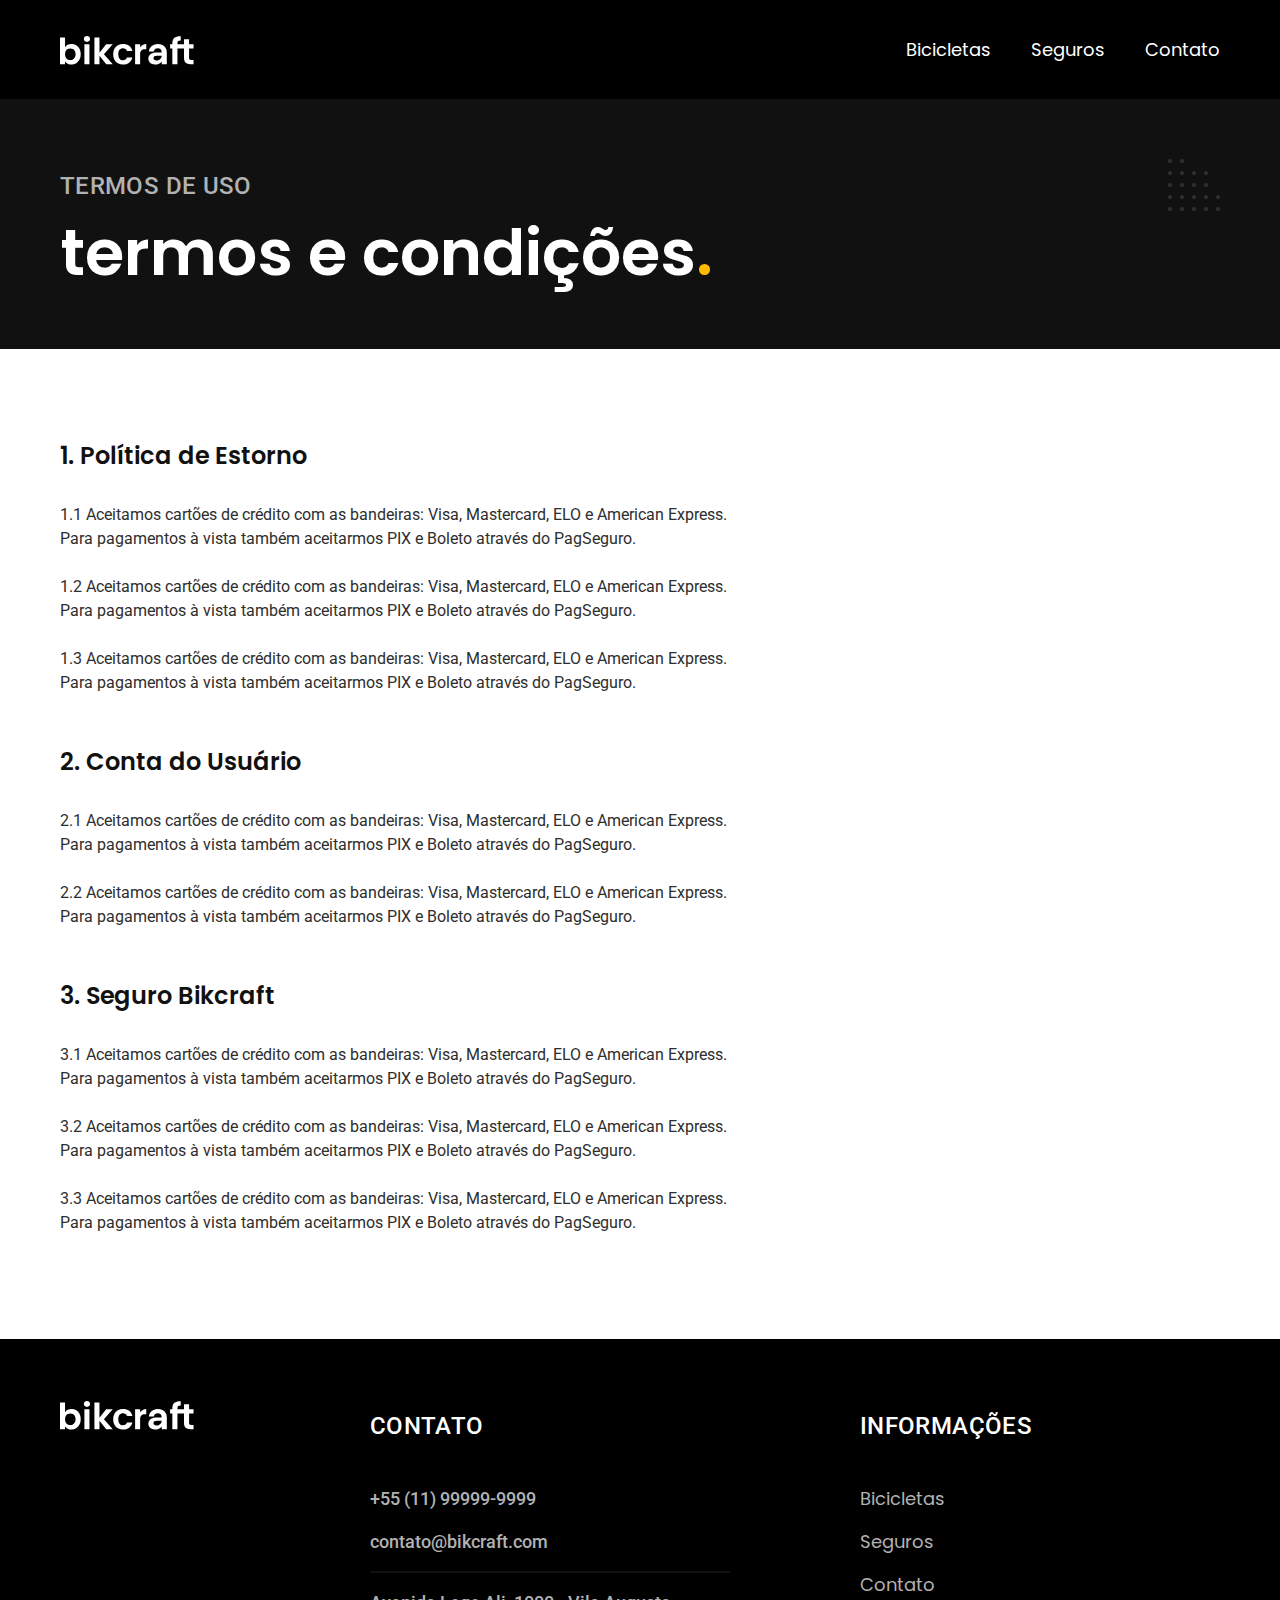
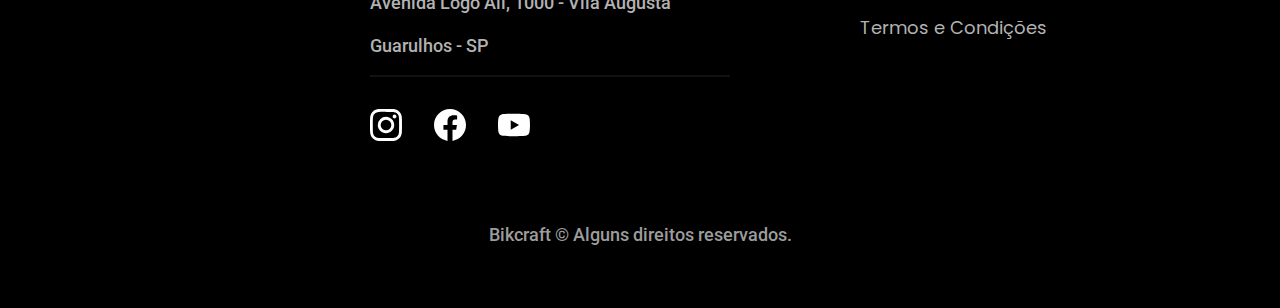
<file: termos.html>
<!DOCTYPE html>
<html lang="pt-br">

<head>
  <meta charset="UTF-8">
  <meta name="viewport" content="width=device-width, initial-scale=1.0">

  <title>Termos e Condições | Bickrat</title>
  <meta name="description" content="Termos e Condições">

  <link rel="icon" href="./favicon.svg" type="image/svg+xml">
  <link rel="preload" href="./css/style.min.css" as="style">
  <link rel="stylesheet" href="./css/style.min.css">

  <link rel="preconnect" href="https://fonts.googleapis.com">
  <link rel="preconnect" href="https://fonts.gstatic.com" crossorigin>
  <link href="https://fonts.googleapis.com/css2?family=Merriweather:ital,wght@1,900&family=Poppins:wght@400;600&family=Roboto:wght@400;500&display=swap" rel="stylesheet">

  <script>document.documentElement.classList.add('js');</script>

</head>

<body id="termos">
  <header class="header-bg">
    <div class="header container">
      <a href="./">
        <img src="./img/bikcraft.svg" width="136" height="32" alt="Bickraft">
      </a>

      <nav aria-label="primaria">
        <ul class="header-menu cor-0 font-1-m">
          <li><a href="./bicicletas.html">Bicicletas</a></li>
          <li><a href="./seguros.html">Seguros</a></li>
          <li><a href="./contato.html">Contato</a></li>
        </ul>
      </nav>
    </div>
  </header>

  <main>
    <div class="titulo-bg">
      <div class="titulo container">
        <p class="font-2-l-b cor-5">termos de uso</p>
        <h1 class="font-1-xxl cor-0">termos e condições<span class="cor-p1">.</span></h1>
      </div>
    </div>

    <div class="termos container font-2-s cor-10">
      <h2 class="font-1-l cor-11">1. Política de Estorno</h2>
      <p>1.1 Aceitamos cartões de crédito com as bandeiras: Visa, Mastercard, ELO e American Express. Para pagamentos à vista também aceitarmos PIX e Boleto através do PagSeguro.</p>
      <p>1.2 Aceitamos cartões de crédito com as bandeiras: Visa, Mastercard, ELO e American Express. Para pagamentos à vista também aceitarmos PIX e Boleto através do PagSeguro.</p>
      <p>1.3 Aceitamos cartões de crédito com as bandeiras: Visa, Mastercard, ELO e American Express. Para pagamentos à vista também aceitarmos PIX e Boleto através do PagSeguro.</p>

      <h2 class="font-1-l cor-11">2. Conta do Usuário</h2>
      <p>2.1 Aceitamos cartões de crédito com as bandeiras: Visa, Mastercard, ELO e American Express. Para pagamentos à vista também aceitarmos PIX e Boleto através do PagSeguro.</p>
      <p>2.2 Aceitamos cartões de crédito com as bandeiras: Visa, Mastercard, ELO e American Express. Para pagamentos à vista também aceitarmos PIX e Boleto através do PagSeguro.</p>

      <h2 class="font-1-l cor-11">3. Seguro Bikcraft</h2>
      <p>3.1 Aceitamos cartões de crédito com as bandeiras: Visa, Mastercard, ELO e American Express. Para pagamentos à vista também aceitarmos PIX e Boleto através do PagSeguro.</p>
      <p>3.2 Aceitamos cartões de crédito com as bandeiras: Visa, Mastercard, ELO e American Express. Para pagamentos à vista também aceitarmos PIX e Boleto através do PagSeguro.</p>
      <p>3.3 Aceitamos cartões de crédito com as bandeiras: Visa, Mastercard, ELO e American Express. Para pagamentos à vista também aceitarmos PIX e Boleto através do PagSeguro.</p>
    </div>

  </main>

  <footer class="footer-bg">
    <div class="footer container">
      <img src="./img/bikcraft.svg" width="136" height="32" alt="Bikcraft">

      <div class="footer-contato">
        <h3 class="font-2-l-b cor-0">Contato</h3>
        <ul class="font-2-m cor-5">
          <li><a href="tel:+5511999999999">+55 (11) 99999-9999</a></li>
          <li><a href="mailto:contato@bikcraft.com">contato@bikcraft.com</a></li>
          <li>Avenida Logo Ali, 1000 - Vila Augusta</li>
          <li>Guarulhos - SP</li>
        </ul>
        <div class="footer-redes">
          <a href="./">
            <img src="./img/redes/instagram.svg" width="32" height="32" alt="Instagram">
          </a>
          <a href="./">
            <img src="./img/redes/facebook.svg" width="32" height="32" alt="Facebook">
          </a>
          <a href="./">
            <img src="./img/redes/youtube.svg" width="32" height="32" alt="YouTube">
          </a>
        </div>
      </div>

      <div class="footer-informacoes">
        <h3 class="font-2-l-b cor-0">Informações</h3>
        <nav>
          <ul class="font-1-m cor-5">
            <li><a href="./bicicletas.html">Bicicletas</a></li>
            <li><a href="./seguros.html">Seguros</a></li>
            <li><a href="./contato.html">Contato</a></li>
            <li><a href="./termos.html">Termos e Condições</a></li>
          </ul>
        </nav>
      </div>
      <p class="footer-copy font-2-m cor-6">Bikcraft © Alguns direitos reservados.</p>
    </div>
  </footer>

  <script src="./js/script.js"></script>

</body>

</html>
</file>
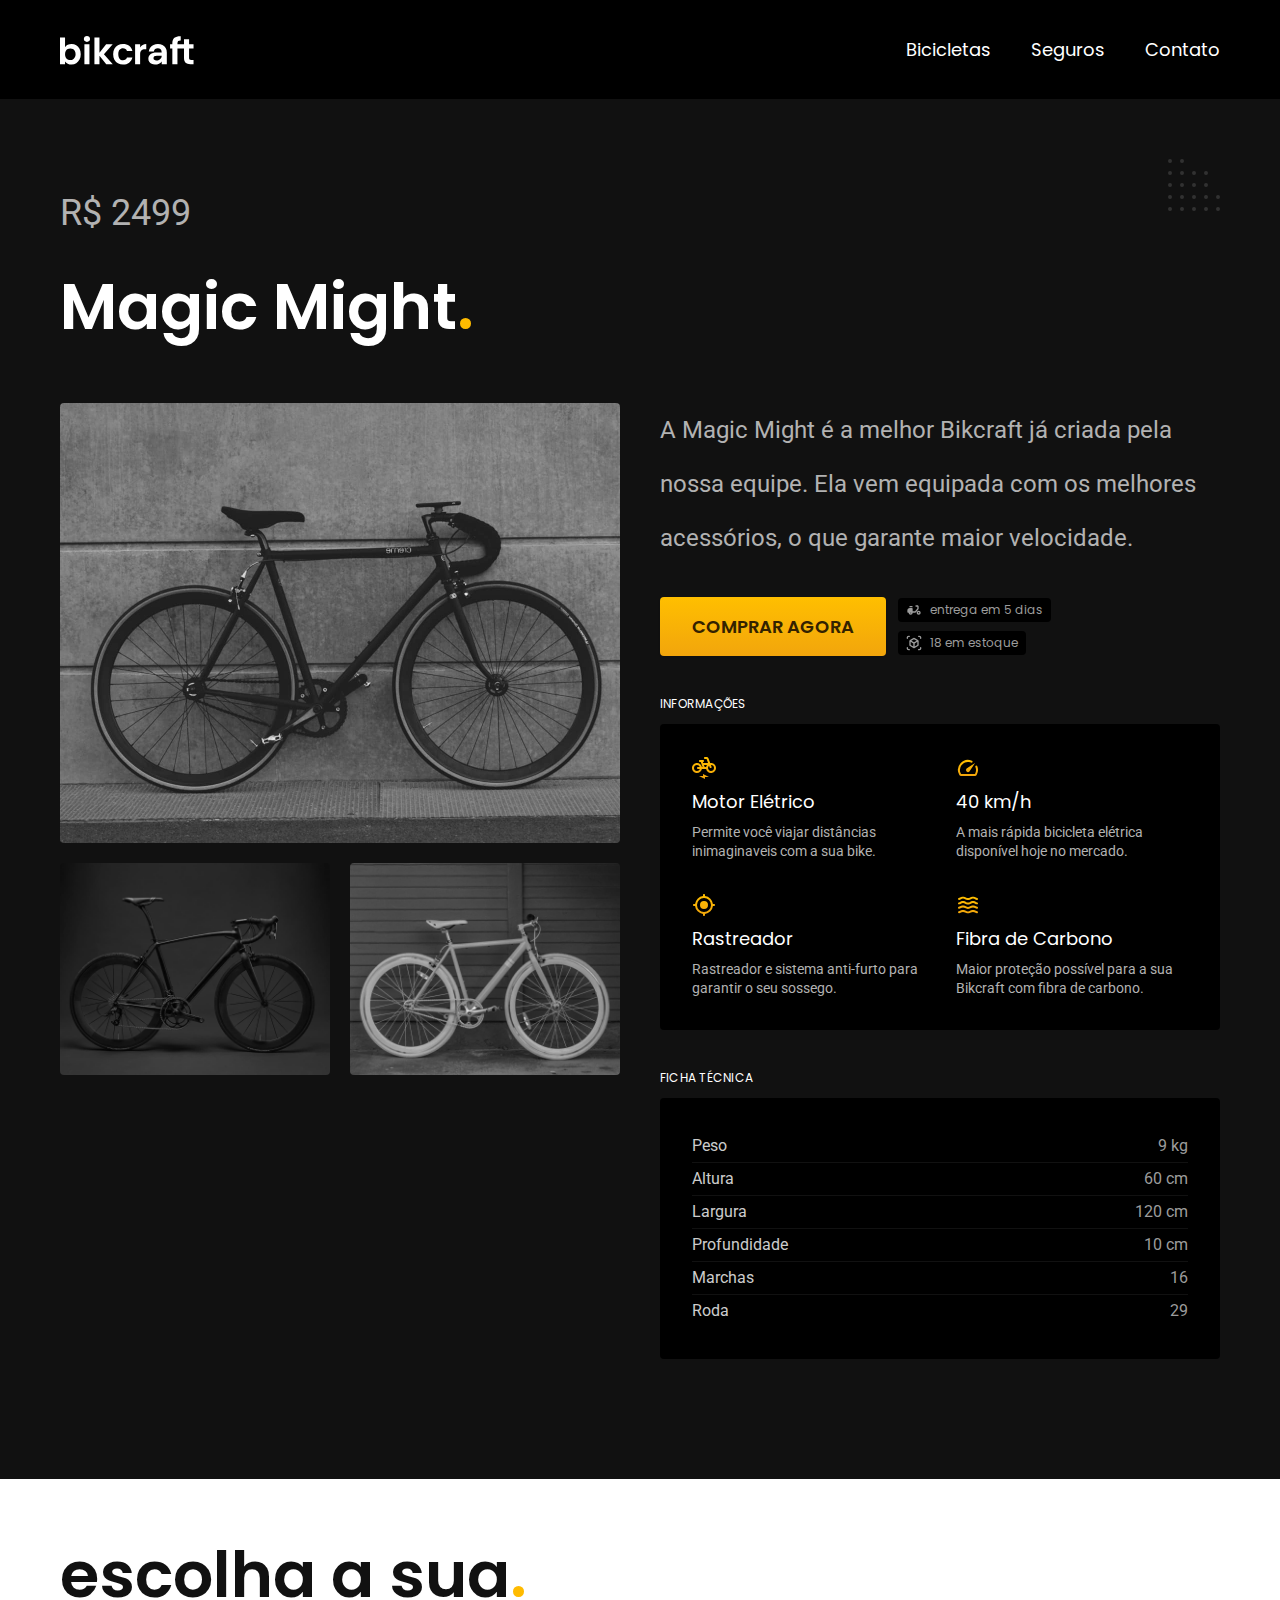
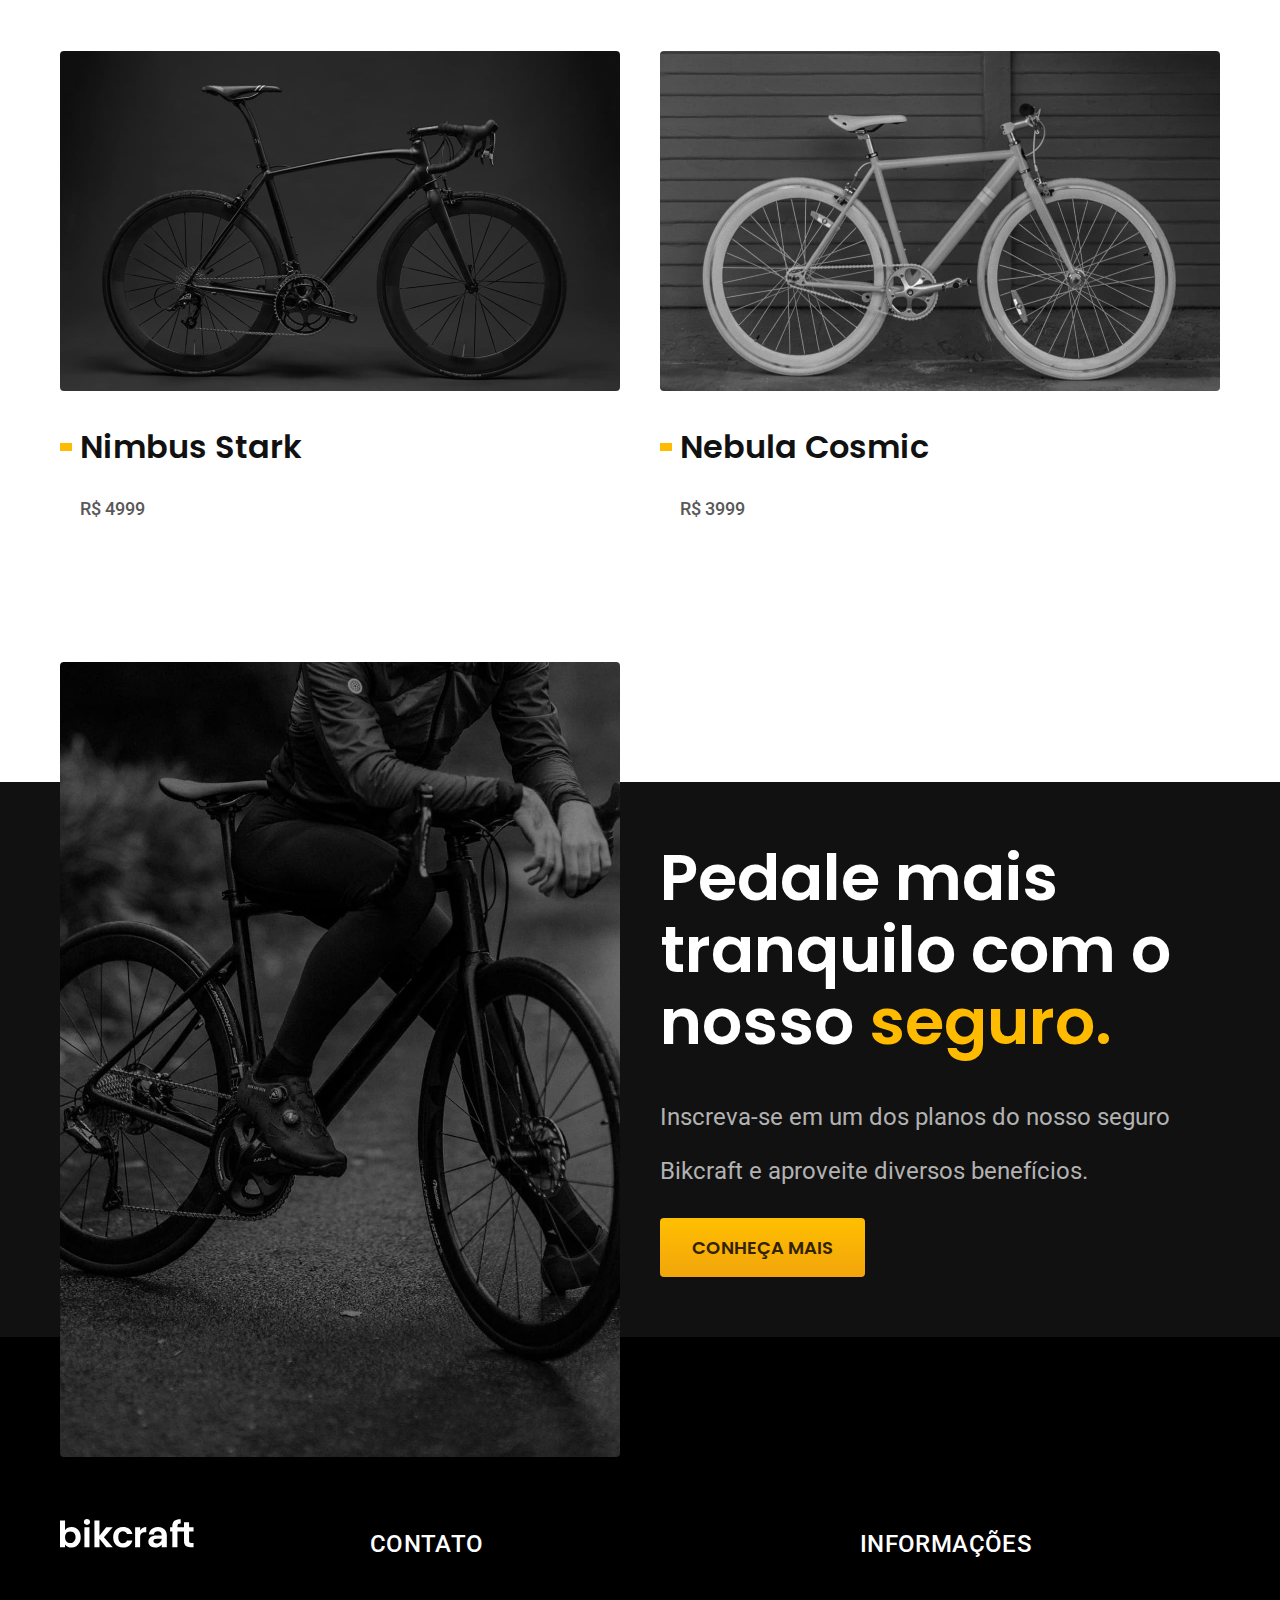
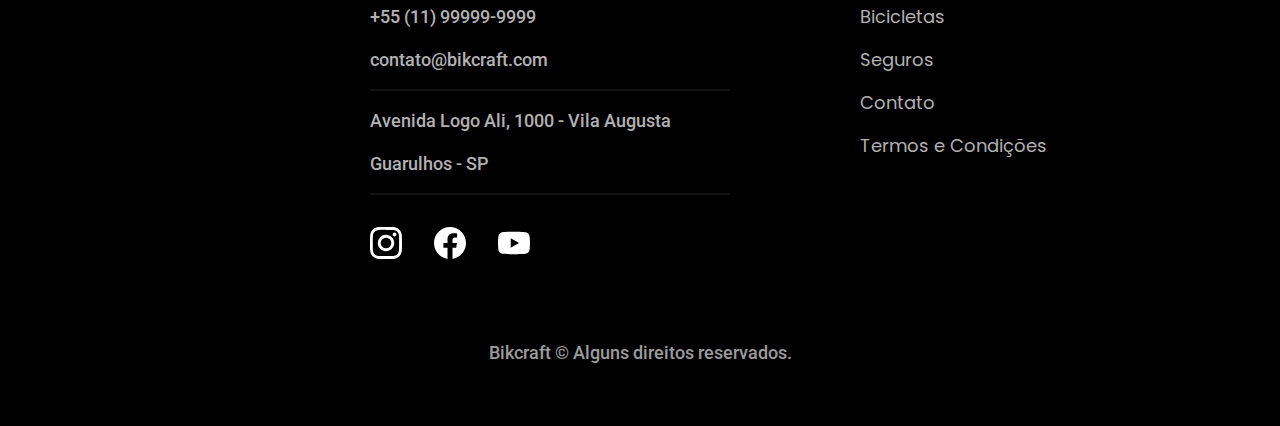
<file: bicicletas/magic.html>
<!DOCTYPE html>
<html lang="pt-br">

<head>
  <meta charset="UTF-8">
  <meta name="viewport" content="width=device-width, initial-scale=1.0">

  <title>Magic Might | Bickrat</title>
  <meta name="description" content="Magic Might">

  <link rel="icon" href="../favicon.svg" type="image/svg+xml">
  <link rel="preload" href="../css/style.min.css" as="style">
  <link rel="stylesheet" href="../css/style.min.css">

  <link rel="preconnect" href="https://fonts.googleapis.com">
  <link rel="preconnect" href="https://fonts.gstatic.com" crossorigin>
  <link href="https://fonts.googleapis.com/css2?family=Merriweather:ital,wght@1,900&family=Poppins:wght@400;600&family=Roboto:wght@400;500&display=swap" rel="stylesheet">

  <script>document.documentElement.classList.add('js');</script>

</head>

<body id="bicicleta">
  <header class="header-bg">
    <div class="header container">
      <a href="../">
        <img src="../img/bikcraft.svg" width="136" height="32" alt="Bickraft">
      </a>

      <nav aria-label="primaria">
        <ul class="header-menu cor-0 font-1-m">
          <li><a href="../bicicletas.html">Bicicletas</a></li>
          <li><a href="../seguros.html">Seguros</a></li>
          <li><a href="../contato.html">Contato</a></li>
        </ul>
      </nav>
    </div>
  </header>

  <main class="titulo-bg">
    <div>
      <div class="titulo container">
        <p class="font-2-xl cor-5">R$ 2499</p>
        <h1 class="font-1-xxl cor-0">Magic Might<span class="cor-p1">.</span></h1>
      </div>
    </div>

    <div class="bicicleta container">

      <div class="bicicleta-imagens">
        <img src="../img/bicicleta/nimbus2.jpg" width="1120" height="880" alt="Bicicleta 2">
        <img src="../img/bicicleta/nimbus1.jpg" width="1120" height="880" alt="Bicicleta 1">
        <img src="../img/bicicleta/nimbus3.jpg" width="1120" height="880" alt="Bicicleta 3">
      </div>

      <div class="bicicleta-conteudo">
        <p class="font-2-l cor-5">A Magic Might é a melhor Bikcraft já criada pela nossa equipe. Ela vem equipada com os melhores acessórios, o que garante maior velocidade.</p>
        <div class="bicicleta-comprar">
          <a class="botao" href="../orcamento.html?tipo=bikcraft&produto=magic">Comprar Agora</a>
          <span class="font-1-xs cor-6"><img src="../img/icones/entrega.svg" width="16" height="16" alt=""> entrega em 5 dias</span>
          <span class="font-1-xs cor-6"><img src="../img/icones/estoque.svg" width="16" height="16" alt=""> 18 em estoque</span>
        </div>


        <h2 class="font-1-xs cor-0">Informações</h2>
        <ul class="bicicleta-informacoes">
          <li>
            <img src="../img/icones/eletrica.svg" width="32" height="32" alt="">
            <h3 class="font-1-m cor-0">Motor Elétrico</h3>
            <p class="font-2-xs cor-5">Permite você viajar distâncias inimaginaveis com a sua bike.</p>
          </li>
          <li>
            <img src="../img/icones/velocidade.svg" width="32" height="32" alt="">
            <h3 class="font-1-m cor-0">40 km/h</h3>
            <p class="font-2-xs cor-5">A mais rápida bicicleta elétrica disponível hoje no mercado.</p>
          </li>
          <li>
            <img src="../img/icones/rastreador.svg" width="32" height="32" alt="">
            <h3 class="font-1-m cor-0">Rastreador</h3>
            <p class="font-2-xs cor-5">Rastreador e sistema anti-furto para garantir o seu sossego.</p>
          </li>
          <li>
            <img src="../img/icones/carbono.svg" width="32" height="32" alt="">
            <h3 class="font-1-m cor-0">Fibra de Carbono</h3>
            <p class="font-2-xs cor-5">Maior proteção possível para a sua Bikcraft com fibra de carbono.</p>
          </li>
        </ul>
        <h2 class="font-1-xs cor-0">Ficha Técnica</h2>
        <ul class="bicicleta-ficha font-2-s cor-4">
          <li>Peso <span>9 kg</span></li>
          <li>Altura <span>60 cm</span></li>
          <li>Largura <span>120 cm</span></li>
          <li>Profundidade <span>10 cm</span></li>
          <li>Marchas <span>16</span></li>
          <li>Roda <span>29</span></li>
        </ul>
      </div>
    </div>

  </main>

  <article class="bicicletas-lista container">
    <h2 class="font-1-xxl">escolha a sua<span class="cor-p1">.</span></h2>

    <ul>
      <li>
        <a href="./nimbus.html">
          <img src="../img/bicicletas/nimbus.jpg" width="1120" height="680" alt="Bicicleta Nimbus Stark">
          <h3 class="font-1-xl">Nimbus Stark</h3>
          <span class="font-2-m cor-8">R$ 4999</span>
        </a>
      </li>
      <li>
        <a href="./nebula.html">
          <img src="../img/bicicletas/nebula.jpg" width="1120" height="680" alt="Bicicleta Nebula Cosmic">
          <h3 class="font-1-xl">Nebula Cosmic</h3>
          <span class="font-2-m cor-8">R$ 3999</span>
        </a>
      </li>
    </ul>
  </article>

  <article class="seguro-bg">
    <div class="seguro container">

      <div class="seguro-imagem">
        <img src="../img/fotos/seguros.jpg" width="1360" height="1512" alt="Pessoa parada em cima de uma bicicleta">
      </div>

      <div class="seguro-conteudo">
        <h2 class="font-1-xxl cor-0">Pedale mais tranquilo com o nosso <span class="cor-p1">seguro.</span></h2>
        <p class="font-2-l cor-5">Inscreva-se em um dos planos do nosso seguro Bikcraft e aproveite diversos benefícios.</p>
        <a class="botao" href="../seguros.html">CONHEÇA MAIS</a>
      </div>

    </div>
  </article>

  <footer class="footer-bg">
    <div class="footer container">
      <img src="../img/bikcraft.svg" width="136" height="32" alt="Bikcraft">

      <div class="footer-contato">
        <h3 class="font-2-l-b cor-0">Contato</h3>
        <ul class="font-2-m cor-5">
          <li><a href="tel:+5511999999999">+55 (11) 99999-9999</a></li>
          <li><a href="mailto:contato@bikcraft.com">contato@bikcraft.com</a></li>
          <li>Avenida Logo Ali, 1000 - Vila Augusta</li>
          <li>Guarulhos - SP</li>
        </ul>
        <div class="footer-redes">
          <a href="../">
            <img src="../img/redes/instagram.svg" width="32" height="32" alt="Instagram">
          </a>
          <a href="../">
            <img src="../img/redes/facebook.svg" width="32" height="32" alt="Facebook">
          </a>
          <a href="../">
            <img src="../img/redes/youtube.svg" width="32" height="32" alt="YouTube">
          </a>
        </div>
      </div>

      <div class="footer-informacoes">
        <h3 class="font-2-l-b cor-0">Informações</h3>
        <nav>
          <ul class="font-1-m cor-5">
            <li><a href="../bicicletas.html">Bicicletas</a></li>
            <li><a href="../seguros.html">Seguros</a></li>
            <li><a href="../contato.html">Contato</a></li>
            <li><a href="../termos.html">Termos e Condições</a></li>
          </ul>
        </nav>
      </div>
      <p class="footer-copy font-2-m cor-6">Bikcraft © Alguns direitos reservados.</p>
    </div>
  </footer>

  <script src="../js/script.js"></script>

</body>

</html>
</file>
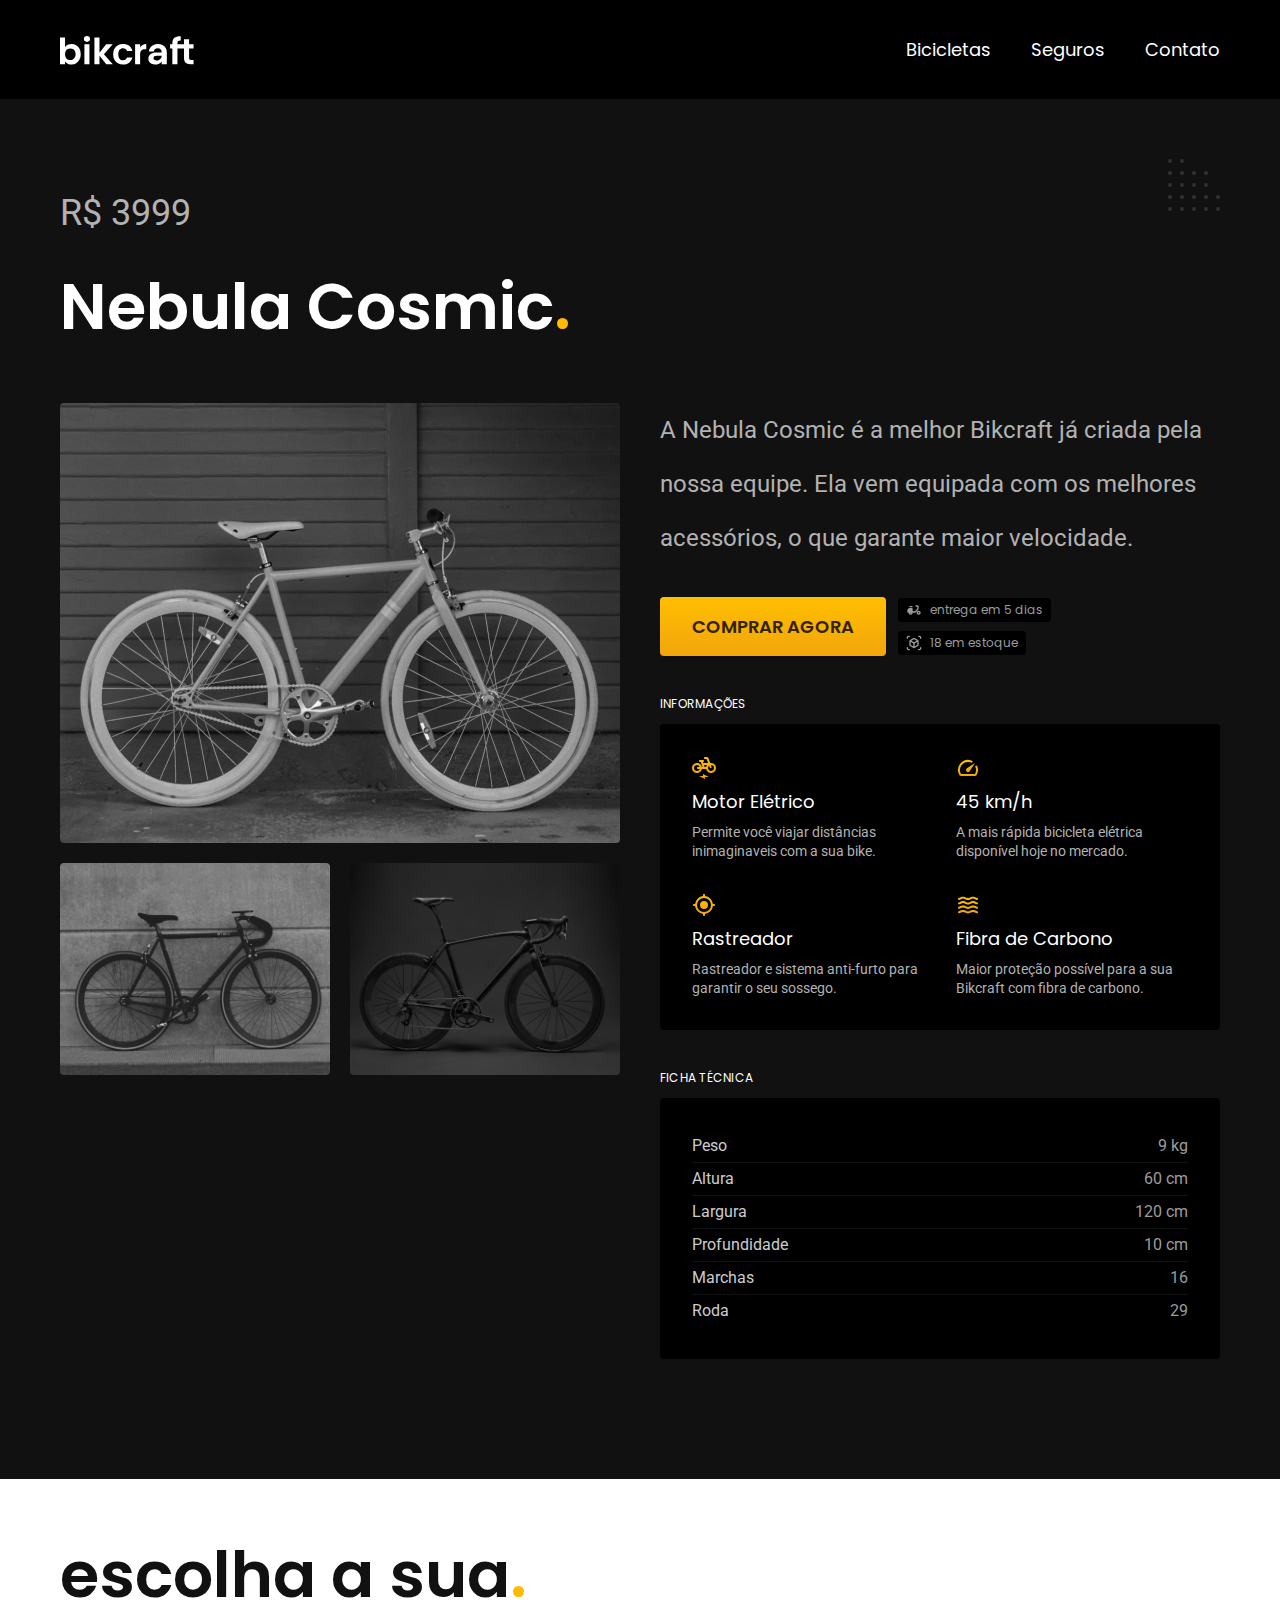
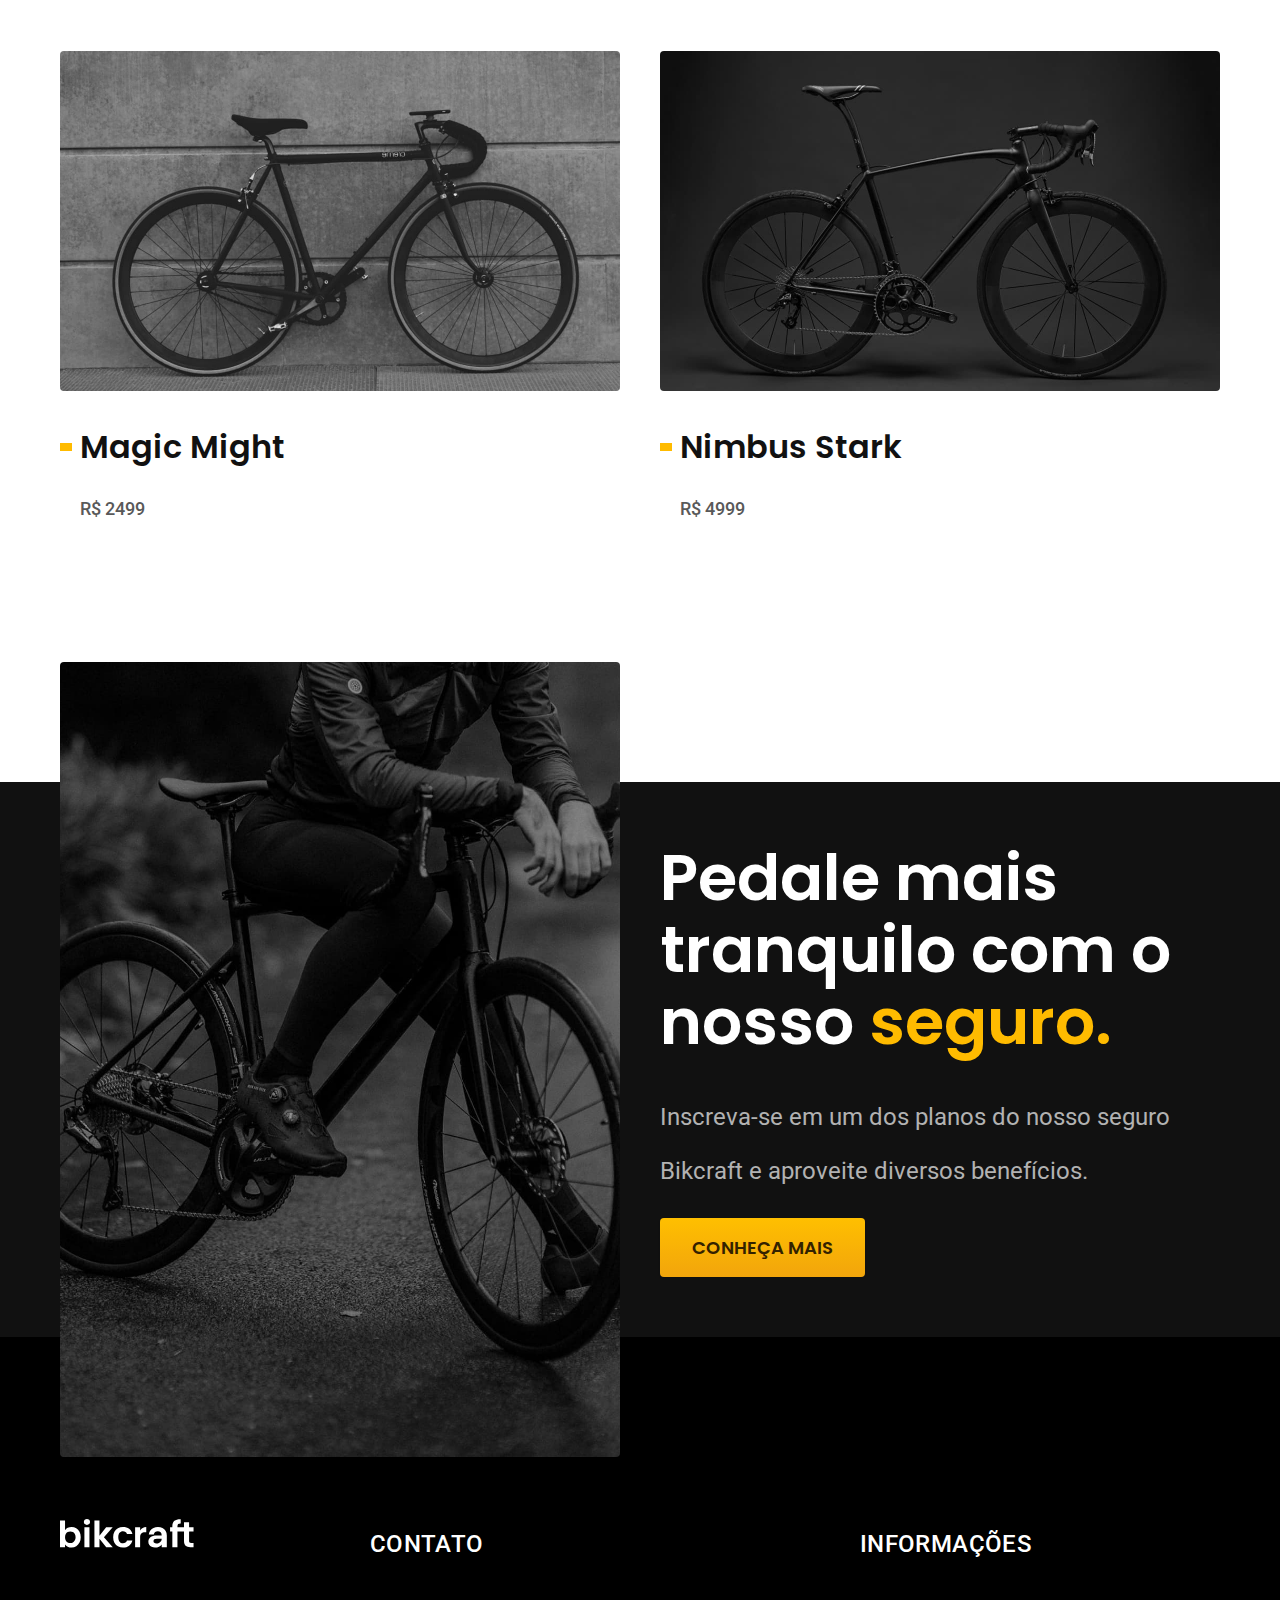
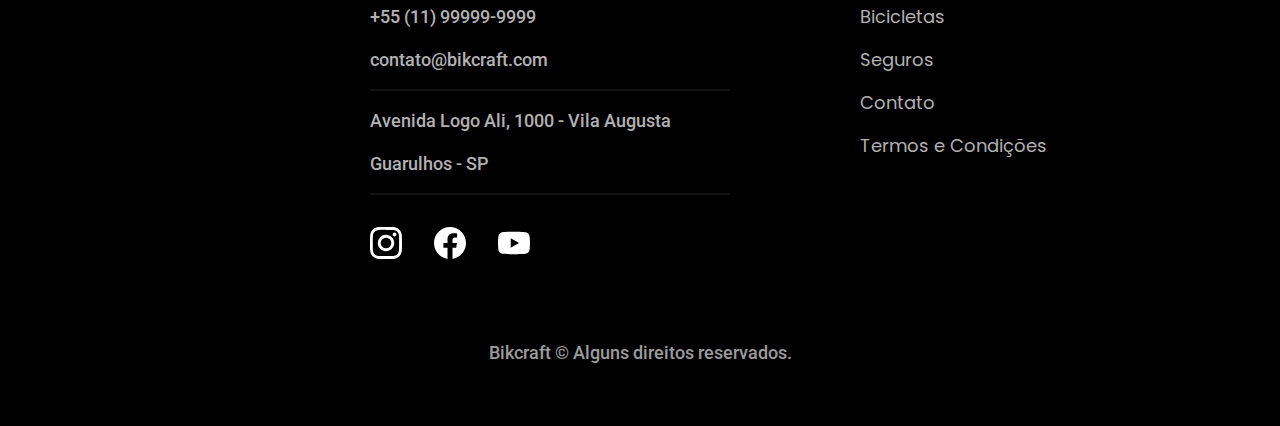
<file: bicicletas/nebula.html>
<!DOCTYPE html>
<html lang="pt-br">

<head>
  <meta charset="UTF-8">
  <meta name="viewport" content="width=device-width, initial-scale=1.0">

  <title>Nebula Cosmic | Bickrat</title>
  <meta name="description" content="Nebula Cosmic">

  <link rel="icon" href="../favicon.svg" type="image/svg+xml">
  <link rel="preload" href="../css/style.min.css" as="style">
  <link rel="stylesheet" href="../css/style.min.css">

  <link rel="preconnect" href="https://fonts.googleapis.com">
  <link rel="preconnect" href="https://fonts.gstatic.com" crossorigin>
  <link href="https://fonts.googleapis.com/css2?family=Merriweather:ital,wght@1,900&family=Poppins:wght@400;600&family=Roboto:wght@400;500&display=swap" rel="stylesheet">

  <script>document.documentElement.classList.add('js');</script>

</head>

<body id="bicicleta">
  <header class="header-bg">
    <div class="header container">
      <a href="../">
        <img src="../img/bikcraft.svg" width="136" height="32" alt="Bickraft">
      </a>

      <nav aria-label="primaria">
        <ul class="header-menu cor-0 font-1-m">
          <li><a href="../bicicletas.html">Bicicletas</a></li>
          <li><a href="../seguros.html">Seguros</a></li>
          <li><a href="../contato.html">Contato</a></li>
        </ul>
      </nav>
    </div>
  </header>

  <main class="titulo-bg">
    <div>
      <div class="titulo container">
        <p class="font-2-xl cor-5">R$ 3999</p>
        <h1 class="font-1-xxl cor-0">Nebula Cosmic<span class="cor-p1">.</span></h1>
      </div>
    </div>

    <div class="bicicleta container">

      <div class="bicicleta-imagens">
        <img src="../img/bicicleta/nimbus3.jpg" width="1120" height="880" alt="Bicicleta 3">
        <img src="../img/bicicleta/nimbus2.jpg" width="1120" height="880" alt="Bicicleta 2">
        <img src="../img/bicicleta/nimbus1.jpg" width="1120" height="880" alt="Bicicleta 1">
      </div>

      <div class="bicicleta-conteudo">
        <p class="font-2-l cor-5">A Nebula Cosmic é a melhor Bikcraft já criada pela nossa equipe. Ela vem equipada com os melhores acessórios, o que garante maior velocidade.</p>
        <div class="bicicleta-comprar">
          <a class="botao" href="../orcamento.html?tipo=bikcraft&produto=nebula">Comprar Agora</a>
          <span class="font-1-xs cor-6"><img src="../img/icones/entrega.svg" width="16" height="16" alt=""> entrega em 5 dias</span>
          <span class="font-1-xs cor-6"><img src="../img/icones/estoque.svg" width="16" height="16" alt=""> 18 em estoque</span>
        </div>


        <h2 class="font-1-xs cor-0">Informações</h2>
        <ul class="bicicleta-informacoes">
          <li>
            <img src="../img/icones/eletrica.svg" width="32" height="32" alt="">
            <h3 class="font-1-m cor-0">Motor Elétrico</h3>
            <p class="font-2-xs cor-5">Permite você viajar distâncias inimaginaveis com a sua bike.</p>
          </li>
          <li>
            <img src="../img/icones/velocidade.svg" width="32" height="32" alt="">
            <h3 class="font-1-m cor-0">45 km/h</h3>
            <p class="font-2-xs cor-5">A mais rápida bicicleta elétrica disponível hoje no mercado.</p>
          </li>
          <li>
            <img src="../img/icones/rastreador.svg" width="32" height="32" alt="">
            <h3 class="font-1-m cor-0">Rastreador</h3>
            <p class="font-2-xs cor-5">Rastreador e sistema anti-furto para garantir o seu sossego.</p>
          </li>
          <li>
            <img src="../img/icones/carbono.svg" width="32" height="32" alt="">
            <h3 class="font-1-m cor-0">Fibra de Carbono</h3>
            <p class="font-2-xs cor-5">Maior proteção possível para a sua Bikcraft com fibra de carbono.</p>
          </li>
        </ul>
        <h2 class="font-1-xs cor-0">Ficha Técnica</h2>
        <ul class="bicicleta-ficha font-2-s cor-4">
          <li>Peso <span>9 kg</span></li>
          <li>Altura <span>60 cm</span></li>
          <li>Largura <span>120 cm</span></li>
          <li>Profundidade <span>10 cm</span></li>
          <li>Marchas <span>16</span></li>
          <li>Roda <span>29</span></li>
        </ul>
      </div>
    </div>

  </main>

  <article class="bicicletas-lista container">
    <h2 class="font-1-xxl">escolha a sua<span class="cor-p1">.</span></h2>

    <ul>
      <li>
        <a href="./magic.html">
          <img src="../img/bicicletas/magic.jpg" width="1120" height="680" alt="Bicicleta Magic Might">
          <h3 class="font-1-xl">Magic Might</h3>
          <span class="font-2-m cor-8">R$ 2499</span>
        </a>
      </li>
      <li>
        <a href="./nimbus.html">
          <img src="../img/bicicletas/nimbus.jpg" width="1120" height="680" alt="Bicicleta Nimbus Stark">
          <h3 class="font-1-xl">Nimbus Stark</h3>
          <span class="font-2-m cor-8">R$ 4999</span>
        </a>
      </li>
    </ul>
  </article>

  <article class="seguro-bg">
    <div class="seguro container">

      <div class="seguro-imagem">
        <img src="../img/fotos/seguros.jpg" width="1360" height="1512" alt="Pessoa parada em cima de uma bicicleta">
      </div>

      <div class="seguro-conteudo">
        <h2 class="font-1-xxl cor-0">Pedale mais tranquilo com o nosso <span class="cor-p1">seguro.</span></h2>
        <p class="font-2-l cor-5">Inscreva-se em um dos planos do nosso seguro Bikcraft e aproveite diversos benefícios.</p>
        <a class="botao" href="../seguros.html">CONHEÇA MAIS</a>
      </div>

    </div>
  </article>

  <footer class="footer-bg">
    <div class="footer container">
      <img src="../img/bikcraft.svg" width="136" height="32" alt="Bikcraft">

      <div class="footer-contato">
        <h3 class="font-2-l-b cor-0">Contato</h3>
        <ul class="font-2-m cor-5">
          <li><a href="tel:+5511999999999">+55 (11) 99999-9999</a></li>
          <li><a href="mailto:contato@bikcraft.com">contato@bikcraft.com</a></li>
          <li>Avenida Logo Ali, 1000 - Vila Augusta</li>
          <li>Guarulhos - SP</li>
        </ul>
        <div class="footer-redes">
          <a href="../">
            <img src="../img/redes/instagram.svg" width="32" height="32" alt="Instagram">
          </a>
          <a href="../">
            <img src="../img/redes/facebook.svg" width="32" height="32" alt="Facebook">
          </a>
          <a href="../">
            <img src="../img/redes/youtube.svg" width="32" height="32" alt="YouTube">
          </a>
        </div>
      </div>

      <div class="footer-informacoes">
        <h3 class="font-2-l-b cor-0">Informações</h3>
        <nav>
          <ul class="font-1-m cor-5">
            <li><a href="../bicicletas.html">Bicicletas</a></li>
            <li><a href="../seguros.html">Seguros</a></li>
            <li><a href="../contato.html">Contato</a></li>
            <li><a href="../termos.html">Termos e Condições</a></li>
          </ul>
        </nav>
      </div>
      <p class="footer-copy font-2-m cor-6">Bikcraft © Alguns direitos reservados.</p>
    </div>
  </footer>

  <script src="../js/script.js"></script>

</body>

</html>
</file>
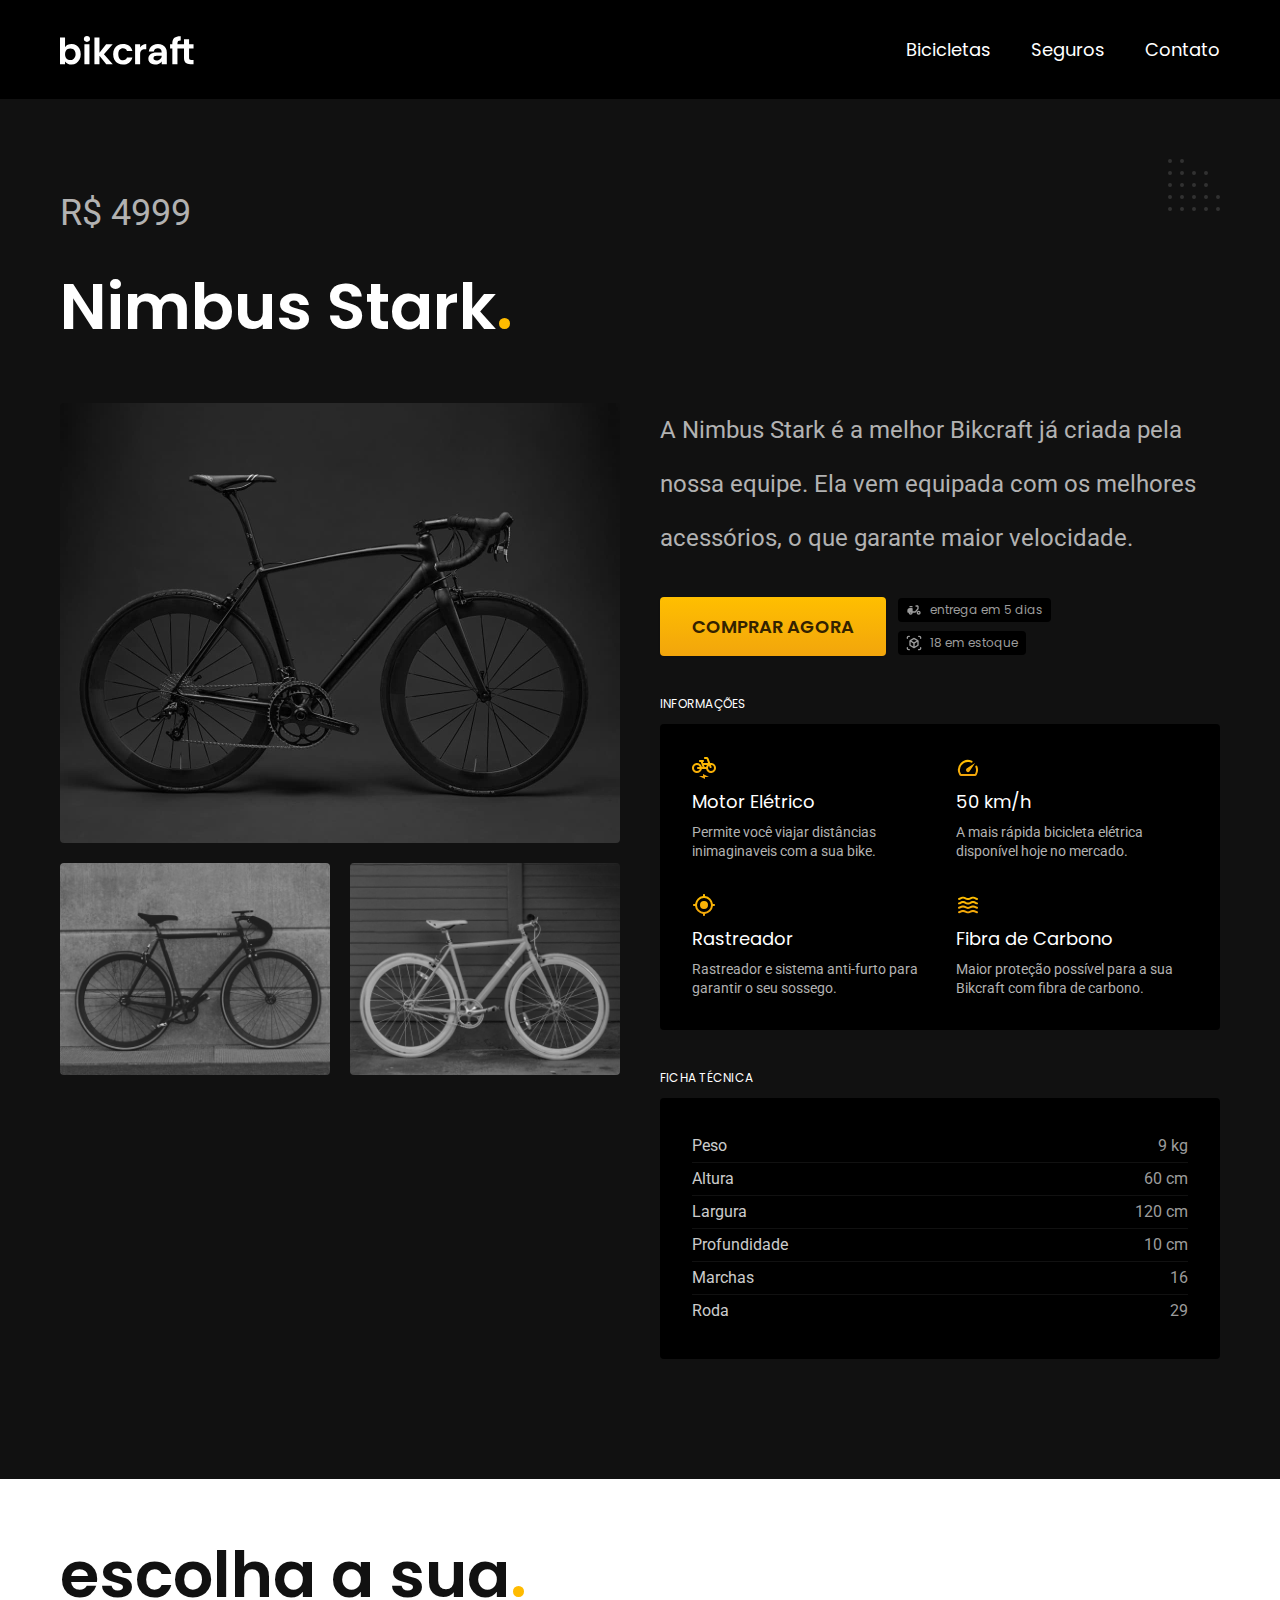
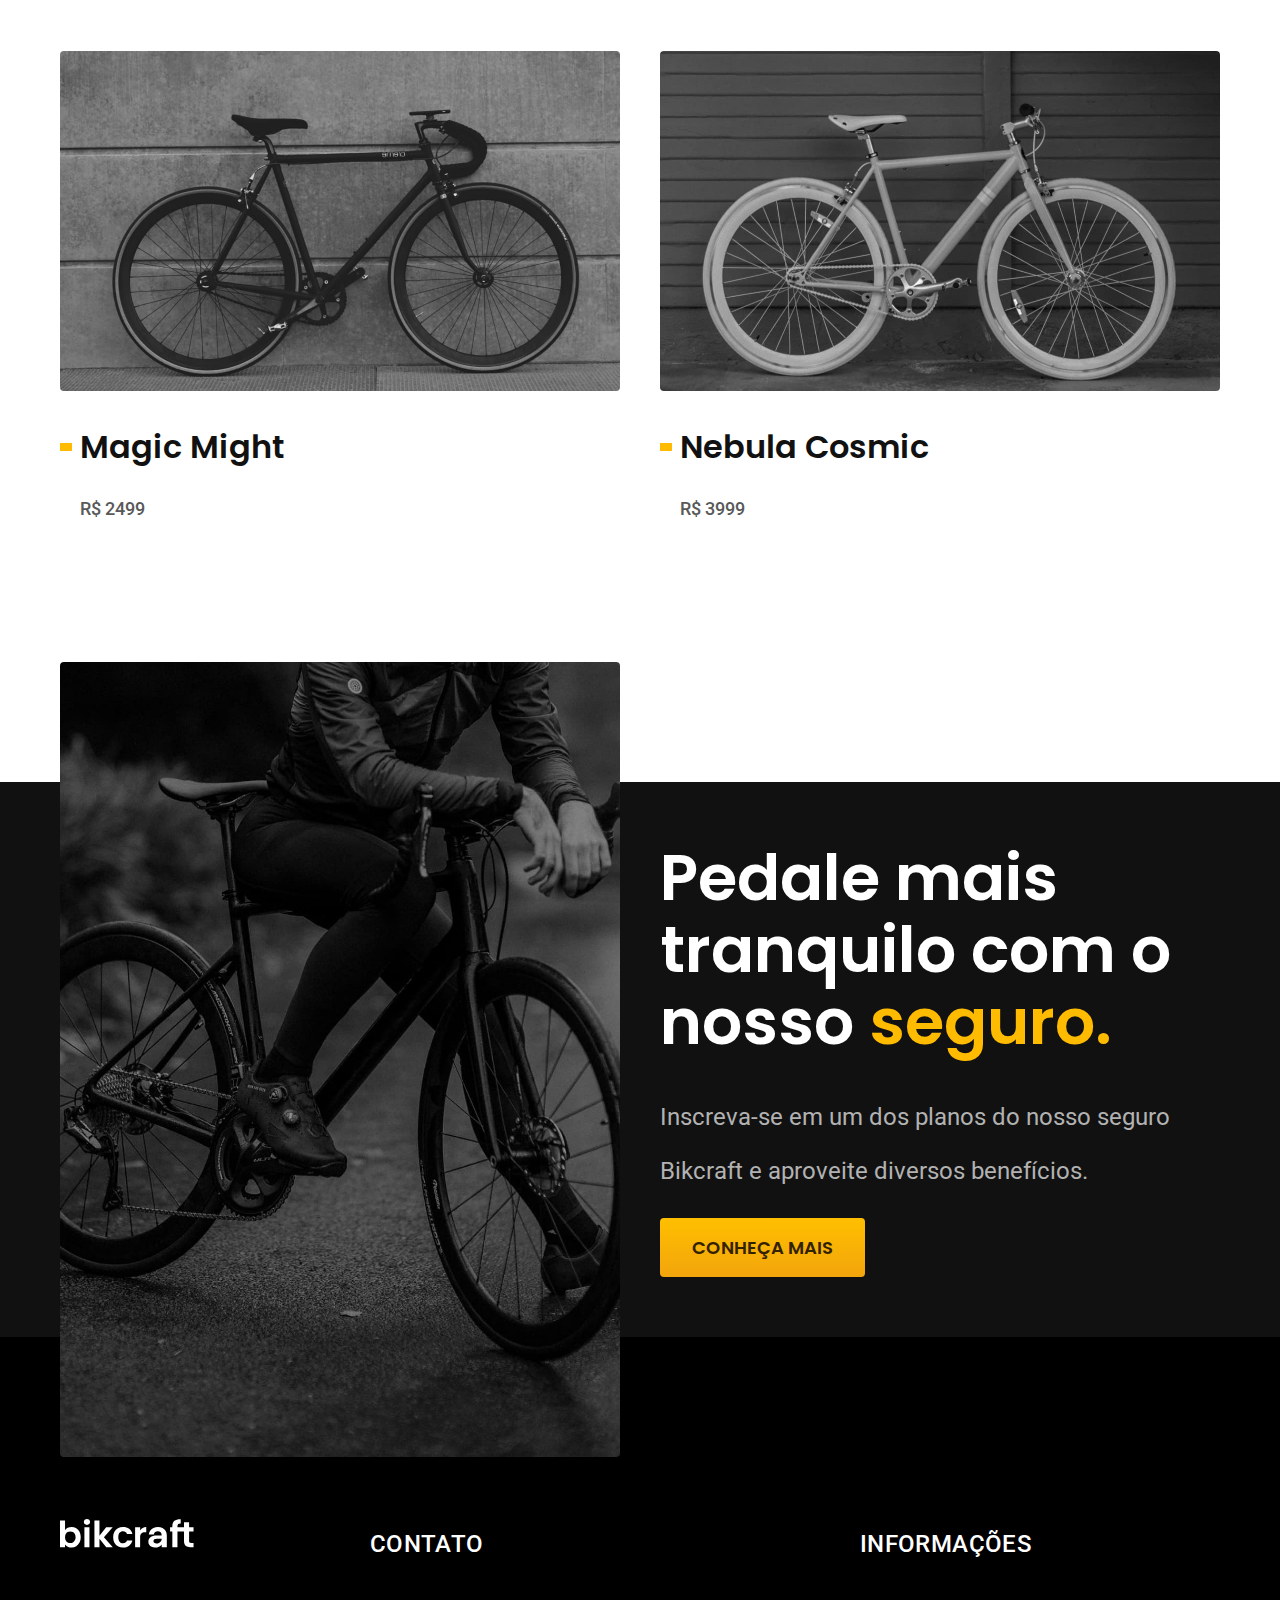
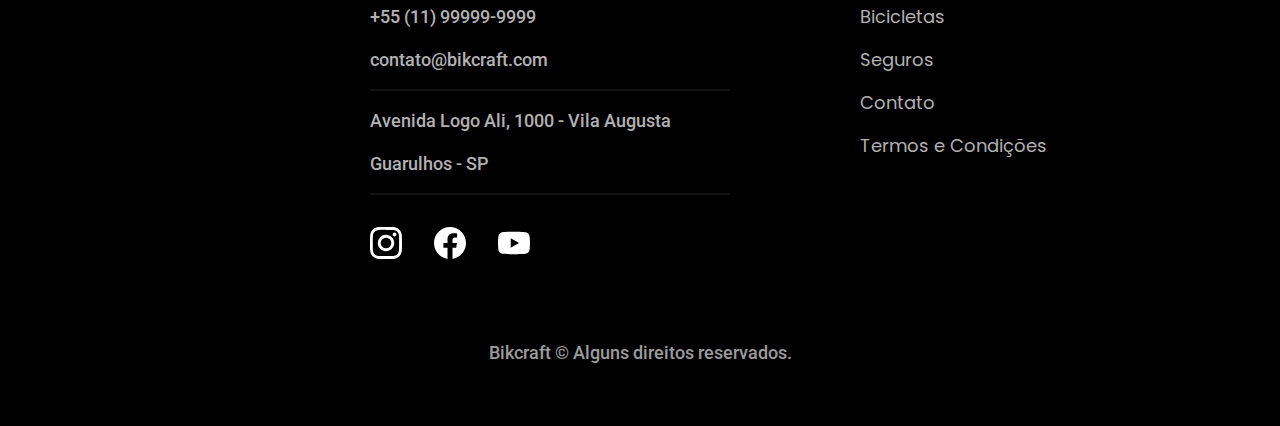
<file: bicicletas/nimbus.html>
<!DOCTYPE html>
<html lang="pt-br">

<head>
  <meta charset="UTF-8">
  <meta name="viewport" content="width=device-width, initial-scale=1.0">

  <title>Nimbus Stark | Bickrat</title>
  <meta name="description" content="Nimbus Stark">

  <link rel="icon" href="../favicon.svg" type="image/svg+xml">
  <link rel="preload" href="../css/style.min.css" as="style">
  <link rel="stylesheet" href="../css/style.min.css">

  <link rel="preconnect" href="https://fonts.googleapis.com">
  <link rel="preconnect" href="https://fonts.gstatic.com" crossorigin>
  <link href="https://fonts.googleapis.com/css2?family=Merriweather:ital,wght@1,900&family=Poppins:wght@400;600&family=Roboto:wght@400;500&display=swap" rel="stylesheet">

  <script>document.documentElement.classList.add('js');</script>

</head>

<body id="bicicleta">
  <header class="header-bg">
    <div class="header container">
      <a href="../">
        <img src="../img/bikcraft.svg" width="136" height="32" alt="Bickraft">
      </a>

      <nav aria-label="primaria">
        <ul class="header-menu cor-0 font-1-m">
          <li><a href="../bicicletas.html">Bicicletas</a></li>
          <li><a href="../seguros.html">Seguros</a></li>
          <li><a href="../contato.html">Contato</a></li>
        </ul>
      </nav>
    </div>
  </header>

  <main class="titulo-bg">
    <div>
      <div class="titulo container">
        <p class="font-2-xl cor-5">R$ 4999</p>
        <h1 class="font-1-xxl cor-0">Nimbus Stark<span class="cor-p1">.</span></h1>
      </div>
    </div>

    <div class="bicicleta container">

      <div class="bicicleta-imagens">
        <img src="../img/bicicleta/nimbus1.jpg" width="1120" height="880" alt="Bicicleta 1">
        <img src="../img/bicicleta/nimbus2.jpg" width="1120" height="880" alt="Bicicleta 2">
        <img src="../img/bicicleta/nimbus3.jpg" width="1120" height="880" alt="Bicicleta 3">
      </div>

      <div class="bicicleta-conteudo">
        <p class="font-2-l cor-5">A Nimbus Stark é a melhor Bikcraft já criada pela nossa equipe. Ela vem equipada com os melhores acessórios, o que garante maior velocidade.</p>
        <div class="bicicleta-comprar">
          <a class="botao" href="../orcamento.html?tipo=bikcraft&produto=nimbus">Comprar Agora</a>
          <span class="font-1-xs cor-6"><img src="../img/icones/entrega.svg" width="16" height="16" alt=""> entrega em 5 dias</span>
          <span class="font-1-xs cor-6"><img src="../img/icones/estoque.svg" width="16" height="16" alt=""> 18 em estoque</span>
        </div>


        <h2 class="font-1-xs cor-0">Informações</h2>
        <ul class="bicicleta-informacoes">
          <li>
            <img src="../img/icones/eletrica.svg" width="32" height="32" alt="">
            <h3 class="font-1-m cor-0">Motor Elétrico</h3>
            <p class="font-2-xs cor-5">Permite você viajar distâncias inimaginaveis com a sua bike.</p>
          </li>
          <li>
            <img src="../img/icones/velocidade.svg" width="32" height="32" alt="">
            <h3 class="font-1-m cor-0">50 km/h</h3>
            <p class="font-2-xs cor-5">A mais rápida bicicleta elétrica disponível hoje no mercado.</p>
          </li>
          <li>
            <img src="../img/icones/rastreador.svg" width="32" height="32" alt="">
            <h3 class="font-1-m cor-0">Rastreador</h3>
            <p class="font-2-xs cor-5">Rastreador e sistema anti-furto para garantir o seu sossego.</p>
          </li>
          <li>
            <img src="../img/icones/carbono.svg" width="32" height="32" alt="">
            <h3 class="font-1-m cor-0">Fibra de Carbono</h3>
            <p class="font-2-xs cor-5">Maior proteção possível para a sua Bikcraft com fibra de carbono.</p>
          </li>
        </ul>
        <h2 class="font-1-xs cor-0">Ficha Técnica</h2>
        <ul class="bicicleta-ficha font-2-s cor-4">
          <li>Peso <span>9 kg</span></li>
          <li>Altura <span>60 cm</span></li>
          <li>Largura <span>120 cm</span></li>
          <li>Profundidade <span>10 cm</span></li>
          <li>Marchas <span>16</span></li>
          <li>Roda <span>29</span></li>
        </ul>
      </div>
    </div>

  </main>

  <article class="bicicletas-lista container">
    <h2 class="font-1-xxl">escolha a sua<span class="cor-p1">.</span></h2>

    <ul>
      <li>
        <a href="./magic.html">
          <img src="../img/bicicletas/magic.jpg" alt="Bicicleta Magic Might">
          <h3 class="font-1-xl">Magic Might</h3>
          <span class="font-2-m cor-8">R$ 2499</span>
        </a>
      </li>
      <li>
        <a href="./nebula.html">
          <img src="../img/bicicletas/nebula.jpg" alt="Bicicleta Nebula Cosmic">
          <h3 class="font-1-xl">Nebula Cosmic</h3>
          <span class="font-2-m cor-8">R$ 3999</span>
        </a>
      </li>
    </ul>
  </article>

  <article class="seguro-bg">
    <div class="seguro container">

      <div class="seguro-imagem">
        <img src="../img/fotos/seguros.jpg" width="1360" height="1512" alt="Pessoa parada em cima de uma bicicleta">
      </div>

      <div class="seguro-conteudo">
        <h2 class="font-1-xxl cor-0">Pedale mais tranquilo com o nosso <span class="cor-p1">seguro.</span></h2>
        <p class="font-2-l cor-5">Inscreva-se em um dos planos do nosso seguro Bikcraft e aproveite diversos benefícios.</p>
        <a class="botao" href="../seguros.html">CONHEÇA MAIS</a>
      </div>

    </div>
  </article>

  <footer class="footer-bg">
    <div class="footer container">
      <img src="../img/bikcraft.svg" width="136" height="32" alt="Bikcraft">

      <div class="footer-contato">
        <h3 class="font-2-l-b cor-0">Contato</h3>
        <ul class="font-2-m cor-5">
          <li><a href="tel:+5511999999999">+55 (11) 99999-9999</a></li>
          <li><a href="mailto:contato@bikcraft.com">contato@bikcraft.com</a></li>
          <li>Avenida Logo Ali, 1000 - Vila Augusta</li>
          <li>Guarulhos - SP</li>
        </ul>
        <div class="footer-redes">
          <a href="../">
            <img src="../img/redes/instagram.svg" width="32" height="32" alt="Instagram">
          </a>
          <a href="../">
            <img src="../img/redes/facebook.svg" width="32" height="32" alt="Facebook">
          </a>
          <a href="../">
            <img src="../img/redes/youtube.svg" width="32" height="32" alt="YouTube">
          </a>
        </div>
      </div>

      <div class="footer-informacoes">
        <h3 class="font-2-l-b cor-0">Informações</h3>
        <nav>
          <ul class="font-1-m cor-5">
            <li><a href="../bicicletas.html">Bicicletas</a></li>
            <li><a href="../seguros.html">Seguros</a></li>
            <li><a href="../contato.html">Contato</a></li>
            <li><a href="../termos.html">Termos e Condições</a></li>
          </ul>
        </nav>
      </div>
      <p class="footer-copy font-2-m cor-6">Bikcraft © Alguns direitos reservados.</p>
    </div>
  </footer>

  <script src="../js/script.js"></script>

</body>

</html>
</file>
<file: css/style.min.css>
body{margin:0;font-family:Arial,Helvetica,sans-serif;color:#111}blockquote,dd,h1,h2,h3,h4,p,ul{margin:0}ul{padding:0;list-style:none}a{text-decoration:none;color:inherit}img{max-width:100%;height:auto;display:block}img[src$=".jpg"]{border-radius:4px}.font-1-xxl{font:600 4rem/1.125 Poppins,sans-serif}.font-2-l{font:400 1.5rem/1.5 Roboto,sans-serif}.font-1-xl{font:600 2rem/2.5 Poppins,sans-serif}.font-2-xl{font:400 2.25rem/3 Roboto,sans-serif}.font-1-l{font:400 1.5rem/2.25 Poppins,sans-serif}.font-2-l{font:400 1.5rem/2.25 Roboto,sans-serif}.font-2-l-b{font:500 1.5rem/2.25 Roboto,sans-serif;letter-spacing:.015em;text-transform:uppercase}.font-1-m{font:400 1.125rem/1.5 Poppins,sans-serif}.font-1-m-b{font:600 1.125rem/1.5 Poppins,sans-serif}.font-2-m{font:500 1.125rem/1.5 Roboto,sans-serif}.font-1-s{font:400 1rem/1.5 Poppins,sans-serif}.font-2-s{font:400 1rem/1.5 Roboto,sans-serif}.font-2-xs{font:400 0.875rem/1.35 Roboto,sans-serif}.font-1-xs{font:400 0.75rem/1.35 Poppins,sans-serif}@media (max-width:1200px){.font-2-l,.font-2-l-b{font-size:1.125rem}}@media (max-width:800px){.font-1-xxl{font-size:2rem}.font-1-xl,.font-2-xl{font-size:1.5rem}}:root{--cor-0:#ffffff;--cor-1:#f7f7f7;--cor-2:#ededed;--cor-3:#dedede;--cor-4:#cccccc;--cor-5:#b2b2b2;--cor-6:#9c9c9c;--cor-7:#717171;--cor-8:#595959;--cor-9:#404040;--cor-10:#2e2e2e;--cor-11:#111111;--cor-12:#000000;--cor-p1:#ffbb00;--cor-p2:#e4a30b;--cor-p3:#a66f00;--cor-p4:#664400;--cor-p5:#332200}.cor-0{color:var(--cor-0)}.cor-1{color:var(--cor-1)}.cor-2{color:var(--cor-2)}.cor-3{color:var(--cor-3)}.cor-4{color:var(--cor-4)}.cor-5{color:var(--cor-5)}.cor-6{color:var(--cor-6)}.cor-7{color:var(--cor-7)}.cor-8{color:var(--cor-8)}.cor-9{color:var(--cor-9)}.cor-10{color:var(--cor-10)}.cor-11{color:var(--cor-11)}.cor-12{color:var(--cor-12)}.cor-p1{color:var(--cor-p1)}.cor-p2{color:var(--cor-p2)}.cor-p3{color:var(--cor-p3)}.cor-p4{color:var(--cor-p4)}.cor-p5{color:var(--cor-p5)}.js .fadeInDown{transform:translate3d(0,-20px,0)}.js .fadeInUp{transform:translate3d(0,20px,0)}.js .fadeInRight{transform:translate3d(20px,0,0)}.js .fadeInLeft{transform:translate3d(-20px,0,0)}.js [data-anime]{opacity:0}.js .anime{opacity:1;transform:none;transition:transform .8s,opacity .8s}.header-bg{background-color:var(--cor-12)}.header{display:flex;flex-wrap:wrap;gap:20px;justify-content:space-between;align-items:center;padding-top:20px;padding-bottom:20px}.header-menu{display:flex;flex-wrap:wrap;gap:40px}.header-menu a{padding:16px 0;display:inline-block;position:relative}.header-menu a:after{content:"";display:block;height:2px;width:0;background:var(--cor-0);margin-top:4px;transition:.3s;position:absolute}.header-menu a.ativo::after,.header-menu a:hover:after{width:100%}@media (max-width:800px){.header-menu{gap:20px}.header-menu a{background:var(--cor-11);padding:12px 16px;border-radius:4px}.header-menu a:hover{background-color:var(--cor-10)}.header-menu a:hover:after{display:none}}@media (max-width:600px){.header-menu{gap:12px}.header-menu a{padding:8px 12px;font-size:14px}}.footer-bg{background-color:var(--cor-12)}.footer{display:grid;grid-template-columns:3fr 5fr 4fr;gap:40px;padding-top:60px;padding-bottom:60px}.footer h3{margin-bottom:32px}.footer-contato ul{margin-bottom:32px}.footer-contato li:nth-child(2n):after{content:"";display:block;max-width:360px;height:2px;background:var(--cor-11);margin-top:16px}.footer li{margin-bottom:16px}.footer-redes{display:flex;gap:32px}.footer a:hover{color:var(--cor-0)}.footer-copy{grid-column:1/-1;margin-top:40px;justify-self:center}@media (max-width:800px){.footer>img{display:none}.footer{grid-template-columns:1fr 1fr;gap:60px}.footer-copy{justify-self:start}}@media (max-width:600px){.footer{grid-template-columns:1fr}.footer-copy{margin-top:0}}.container{max-width:1200px;box-sizing:border-box;padding-left:20px;padding-right:20px;margin-left:auto;margin-right:auto}.botao{padding:16px 32px;display:inline-block;background:linear-gradient(#ffbf00,#f2a50c);border-radius:4px;box-shadow:0 1px 2px rgba(0,0,0,.1);text-transform:uppercase;color:var(--cor-p5);font:600 1.125rem/1.5 Poppins,sans-serif;max-width:max-content;border:none;cursor:pointer}.botao:hover{background:linear-gradient(#ffb60d,#e59317)}.botao.secundario{background:var(--cor-10);color:var(--cor-2)}.botao.secundario:hover{background:var(--cor-9)}.botao.seta{display:flex;align-items:center}.botao.seta::after{content:"";display:inline-block;width:18px;height:10px;margin-left:12px;background:url("../img/icones/seta.svg");transition:transform .2s}.botao.seta:hover::after{transform:translateX(4px)}@media (max-width:800px){.botao{padding:12px 16px;font-size:1rem}}.link{display:inline-block;color:var(--cor-p1);font:500 1.5rem/1.5 Poppins,sans serif;text-transform:uppercase}.link::after{content:"";display:block;width:100%;height:4px;background-color:currentColor}.link:hover{color:var(--cor-0)}.titulo-bg{padding-top:60px;padding-bottom:60px;background-color:var(--cor-11)}.titulo{background:url("../img/dec/top-right.svg") no-repeat top right 20px}.titulo p{margin-bottom:4px}@media (max-width:800px){.titulo-bg{padding-top:40px;padding-bottom:40px}.titulo p{font-size:1rem;text-transform:lowercase;font-weight:400}}.form{display:grid;grid-template-columns:1fr 1fr;gap:20px}.form label{display:block;font:400 1rem/1.5 Poppins,sans-serif;margin-bottom:4px}.form .col-2{grid-column:span 2}.form input[type=email],.form input[type=text],.form textarea{font:400 1rem/1.5 Roboto,sans-serif;background:var(--cor-1);border:solid 1px var(--cor-2);padding:12px;border-radius:4px;width:100%;box-sizing:border-box}.form input[type=email]:focus,.form input[type=text]:focus,.form textarea:focus{outline:0;border-color:var(--cor-p1);background:var(--cor-0);box-shadow:0 0 0 2px #fea}@media (max-width:600px){.form{grid-template-columns:1fr}.form .col-2{grid-column:1}}.introducao-bg{background:var(--cor-12) url("../img/dec/bottom-left.svg") no-repeat bottom 160px left 20px;box-shadow:inset 0 -120px var(--cor-0)}.introducao{display:grid;grid-template-columns:1fr 1fr;gap:0 40px}.introducao-conteudo{align-self:end;padding-bottom:200px}.introducao img{width:100%;height:100%;object-fit:cover;border-radius:4px}.introducao h1{margin-bottom:32px}.introducao p{margin-bottom:20px}@media (max-width:800px){.introducao-bg{background:var(--cor-11);padding:40px;box-shadow:inset 0 -60px var(--cor-0)}.introducao-conteudo{padding-bottom:0}.introducao{grid-template-columns:1fr;gap:32px}.introducao h1{margin-bottom:16px}.introducao img{height:300px;width:100%}}.tecnologia-bg{background:var(--cor-11);box-shadow:inset 0 80px var(--cor-0),inset 0 -80px var(--cor-0)}.tecnologia{display:grid;grid-template-columns:1fr 1fr;gap:40px}.tecnologia-imagem img{width:100%;height:100%;object-fit:cover;object-position:left}.tecnologia-conteudo{padding-top:160px;padding-bottom:160px}.tecnologia-conteudo>span{display:block;margin-bottom:20px}.tecnologia-conteudo h2{margin-bottom:32px}.tecnologia-conteudo>p{margin-bottom:20px}.tecnologia a{margin-bottom:80px}.tecnologia-vantagens{display:flex;gap:40px}.tecnologia-vantagens h3{margin-bottom:8px;width:max-content}.tecnologia-vantagens img{max-width:24px;margin-bottom:8px}@media (max-width:800px){.tecnologia-bg{box-shadow:initial}.tecnologia{grid-template-columns:1fr}.tecnologia-conteudo{padding-top:60px;padding-bottom:60px}.tecnologia-imagem{display:none}.tecnologia a{margin-bottom:60px}}@media (max-width:600px){.tecnologia-vantagens{flex-direction:column}}.parceiros{padding-top:60px;padding-bottom:120px}.parceiros h2{margin-bottom:60px}.parceiros ul{max-width:1400px;margin:0 auto;padding:0 20px;display:grid;grid-template-columns:repeat(4,1fr)}.parceiros li{padding:32px;display:flex;border-left:2px solid var(--cor-2)}.parceiros img{margin:auto}.parceiros li:first-child,.parceiros li:nth-child(5){border-left:none}.parceiros li:nth-child(n+5){border-top:2px solid var(--cor-2)}@media (max-width:800px){.parceiros{padding:60px}.parceiros li{padding:20px}.parceiros h2{margin-bottom:20px}.parceiros ul{grid-template-columns:repeat(2,1fr)}.parceiros li:nth-child(n+3){border-top:2px solid var(--cor-2)}.parceiros li:nth-child(odd){border-left:none}}.depoimento{display:grid;grid-template-columns:1fr 1fr;background-color:var(--cor-p1);overflow:hidden}.depoimento img{border-radius:0;width:100%;height:100%;object-fit:cover}.depoimento-conteudo{padding:40px 40px 80px 80px;align-self:end;background:url("../img/dec/bottom-right-p.svg") no-repeat bottom 40px right 40px}.depoimento-conteudo p{max-width:32ch;font-family:Merriweather,sans-serif;line-height:1.5;font-style:italic;font-weight:900;margin-bottom:32px;position:relative}.depoimento p::before{content:"“";font-size:5rem;color:var(--cor-p2);position:absolute;left:-50px;top:-20px}.depoimento p::after{content:"”";font-size:5rem;color:var(--cor-p2);position:absolute}@media (min-width:1200px){.depoimento img{max-height:520px}}@media (max-width:800px){.depoimento{grid-template-columns:1fr;text-align:center}.depoimento-conteudo{padding:40px 20px;justify-self:center}}.bicicletas-lista{padding-top:60px;padding-bottom:120px}.bicicletas-lista h2{margin-bottom:40px}.bicicletas-lista ul{display:flex;gap:40px;grid-template-columns:1fr 1fr 1fr;padding:0 20px 20px 20px;max-width:1400px;margin-left:auto;margin-right:auto;overflow-x:auto}#bicicleta .bicicletas-lista ul{padding:0 0 20px 0}.bicicletas-lista li{flex:1;min-width:280px}.bicicletas-lista a{display:block}.bicicletas-lista img{margin-bottom:16px}.bicicletas-lista h3{margin-bottom:8px;display:flex;align-items:center}.bicicletas-lista h3::before{content:"";display:inline-block;height:8px;width:12px;background-color:var(--cor-p1);margin-right:8px;transition:widht .3s}.bicicletas-lista a:hover h3::before{width:24px}.bicicletas-lista li span{padding:20px}@media (max-width:800px){.bicicletas-lista{padding-bottom:60px}.bicicletas-lista ul{gap:20px}}.bicicletas-bg{background:linear-gradient(to right,var(--cor-0) 30%,var(--cor-11) 0)}.bicicletas{display:grid;grid-template-columns:1fr 1fr;gap:40px;padding-top:60px;padding-bottom:60px;background:url("../img/dec/top-right.svg") no-repeat top 40px right 20px}.bicicletas-imagem{display:grid}.bicicletas-imagem img{grid-area:1/1}.bicicletas-imagem span{grid-area:1/1;place-self:start end;margin-top:20px;background:var(--cor-12);display:inline-block;padding:8px 16px 8px 8px;border-radius:4px 0 0 4px}.bicicletas-conteudo{display:grid;grid-template-columns:1fr auto;align-content:start}.bicicletas h2,.bicicletas p{grid-column:1/-1}.bicicletas h2::before{content:"";display:block;width:12px;height:8px;background-color:var(--cor-p1);margin-bottom:-12px}.bicicletas p{margin-bottom:32px}.bicicletas a{place-self:end}.bicicletas li{display:flex;align-items:center}.bicicletas ul{display:grid;gap:16px}.bicicletas-conteudo img{width:24px;margin-right:8px}@media (max-width:800px){.bicicletas{grid-template-columns:1fr;gap:20px;padding-top:40px;padding-bottom:40px}.bicicletas-bg{background:var(--cor-11)}}@media (max-width:600px){.bicicletas-conteudo{grid-template-columns:1fr}.bicicletas ul{font-size:1rem;grid-template-columns:1fr 1fr;margin-bottom:32px}.bicicletas a{place-self:start}}.bicicleta{display:grid;grid-template-columns:1fr 1fr;align-items:start;gap:40px;padding-top:60px;padding-bottom:60px}#bicicleta .titulo p{text-transform:uppercase}.bicicleta-imagens{display:flex;flex-wrap:wrap;gap:20px}.bicicleta-imagens img{flex:1;min-width:200px}.bicicleta-imagens img:first-child{min-width:100%}.bicicleta-conteudo>p{margin-bottom:32px}.bicicleta-comprar{display:grid;grid-template-columns:max-content auto;align-items:center;justify-items:start;gap:8px 12px;margin-bottom:40px}.bicicleta-comprar a{grid-row:span 2}.bicicleta-comprar span{display:flex;align-items:center;background-color:var(--cor-12);gap:8px;padding:4px 8px;border-radius:4px}.bicicleta-conteudo h2{text-transform:uppercase;letter-spacing:.015rem;margin-bottom:12px}.bicicleta-ficha,.bicicleta-informacoes{padding:32px;background-color:var(--cor-12);border-radius:4px}.bicicleta-informacoes{margin-bottom:40px;display:grid;grid-template-columns:1fr 1fr;gap:32px}.bicicleta-informacoes img{width:24px;margin-bottom:8px}.bicicleta-informacoes h3{margin-bottom:8px}.bicicleta-ficha li{padding:4px 0;display:flex;justify-content:space-between;border-bottom:1px solid var(--cor-11)}.bicicleta-ficha li:last-child{border-bottom:none}.bicicleta-ficha span{color:var(--cor-6)}@media (max-width:800px){.bicicleta{grid-template-columns:1fr;padding-top:40px;padding-bottom:40px}}@media (max-width:400px){.bicicleta-comprar,.bicicleta-informacoes{grid-template-columns:1fr}}.seguro-bg{background-color:var(--cor-11);box-shadow:inset 0 120px var(--cor-0),inset 0 -120px var(--cor-12)}.seguro{display:grid;grid-template-columns:1fr 1fr;gap:40px}.seguro img{width:100%;height:100%;object-fit:cover}.seguro-conteudo{padding-top:180px;padding-bottom:180px}.seguro h2{margin-bottom:32px}.seguro p{margin-bottom:20px}@media (max-width:800px){.seguro-bg{box-shadow:inset 0 -60px var(--cor-12)}.seguro{grid-template-columns:1fr}.seguro-conteudo{grid-row:1;padding-top:40px;padding-bottom:0}}.seguros-bg{background:var(--cor-11)}.seguros{padding-top:60px;padding-bottom:60px;display:grid;grid-template-columns:1fr 1fr;gap:40px;align-items:center}#seguros .seguros{padding-top:0}.seguros h2{grid-column:1/-1}.seguros-item{background-color:var(--cor-12);padding:32px 32px 32px 60px;display:grid;grid-template-columns:1fr auto;border-radius:4px}.seguros-item h3{margin-bottom:40px}.seguros-item span{grid-column:2;display:block;text-align:right}.seguros-item ul{grid-column:1/-1;margin-bottom:32px}.seguros-item li{display:flex;align-items:center;position:relative}.seguros-item li+li{margin-top:20px}.seguros li::before{content:"";display:inline-block;width:13px;height:9px;background-image:url("../img/icones/lista.svg");position:absolute;left:-21px}.seguros-item a{grid-column:1/-1}@media (max-width:800px){.seguros{grid-template-columns:1fr}}.vantagens-bg{background-color:var(--cor-12)}.vantagens{padding-top:120px;padding-bottom:120px}.vantagens h2{margin-bottom:60px}.vantagens ul{display:grid;grid-template-columns:repeat(auto-fit,minmax(280px,max-content));gap:40px 80px}.vantagens h3,.vantagens img{margin-bottom:8px}@media (max-width:800px){.vantagens{padding-top:60px;padding-bottom:60px}.vantagens h2{margin-bottom:40px}.vantagens ul{gap:20px}}.perguntas{padding-top:120px;padding-bottom:120px}.perguntas h2{margin-bottom:60px}.perguntas dl>div{padding:20px;border-radius:4px}.perguntas dl>div:nth-child(odd){background-color:var(--cor-1)}.perguntas button{display:grid;grid-template-columns:auto 1fr auto;align-items:center;gap:8px;cursor:pointer;border:none;background:0 0;width:100%;text-align:left}.perguntas button::before{content:"";display:inline-block;width:12px;height:8px;background-color:var(--cor-p1)}.perguntas button::after{content:"";display:inline-block;width:14px;height:6px;background-image:url("../img/icones/seta-abrir.svg");transition:.3s}.perguntas button:hover::after,.perguntas button[aria-expanded=true]::after{transform:rotate(180deg)}.js .perguntas dd{display:none}.js .perguntas dd.ativa{display:block}.perguntas dd{padding-left:20px;padding-top:16px;max-width:80ch}@media (max-width:800px){.perguntas{padding-top:60px;padding-bottom:60px}.perguntas h2{margin-bottom:40px}}#contato{background:linear-gradient(var(--cor-11) 600px,var(--cor-1) 0)}.contato{display:grid;grid-template-columns:5fr 7fr}.contato-dados,.contato-formulario{padding:60px;box-shadow:0 1px 2px rgba(0,0,0,.1)}.contato-dados{background:var(--cor-12) url("../img/dec/bottom-left.svg") no-repeat bottom 20px left 20px;border-radius:5px 0 0 5px}.contato-formulario{background:var(--cor-0) url("../img/dec/bottom-right.svg") no-repeat bottom 20px right 20px;border-radius:0 5px 5px 0}.contato-dados h2{margin-bottom:60px}.contato-endereco{margin-bottom:32px;padding-left:28px;background:url("../img/icones/local.svg") no-repeat 0 2px}.contato-endereco p{margin-bottom:8px}.contato-meios a{display:block;max-width:max-content;margin-bottom:8px;padding-left:28px}.contato-meios a:hover{color:var(--cor-0)}.contato-meios a:first-child{background:url("../img/icones/email.svg") no-repeat 0 2px}.contato-meios a:nth-child(2){margin-bottom:32px}.contato-meios a:nth-child(3){background:url("../img/icones/telefone.svg") no-repeat 0 2px;margin-bottom:60px}.contato-redes{display:flex;gap:32px;padding-left:28px}@media (max-width:800px){.contato{grid-template-columns:1fr}.contato-dados,.contato-formulario{padding:20px}.contato-dados{border-radius:5px 5px 0 0;background:var(--cor-12)}.contato-formulario{border-radius:0 0 5px 5px}.contato-dados h2,.contato-meios a:nth-child(3){margin-bottom:32px}.contato-redes{margin-bottom:12px}}.lojas{display:grid;grid-template-columns:1fr 1fr;gap:0 40px;padding-top:120px;padding-bottom:120px}.lojas h2{grid-column:1/-1;margin-bottom:60px}.lojas img{border-radius:4px 4px 0 0}.lojas-item{border-radius:4px;background:var(--cor-0);box-shadow:0 1px 2px rgba(0,0,0,.1)}.lojas-conteudo{display:grid;grid-template-columns:1fr 1fr;gap:32px 16px;padding:32px}.lojas-conteudo h3,.lojas-tempo{grid-column:1/-1}.lojas-dados{display:grid;gap:8px;border-left:2px solid var(--cor-2);padding-left:12px}.lojas-tempo{display:flex;align-items:center;gap:8px}@media (max-width:800px){.lojas{gap:20px;padding-top:60px;padding-bottom:60px}.lojas h2{margin-bottom:32px}.lojas-conteudo{grid-template-columns:1fr}}@media (max-width:600px){.lojas{grid-template-columns:1fr}}#orcamento{background:linear-gradient(var(--cor-11) 600px,var(--cor-1) 0)}.orcamento{display:grid;grid-template-columns:5fr 7fr;padding-bottom:120px}.orcamento h2{text-transform:uppercase;position:relative;display:flex;align-items:center}.orcamento h2::before{content:"";display:inline-block;width:4px;height:8px;background-color:var(--cor-p1);position:absolute;left:-12px}.orcamento-dados,.orcamento-produto{padding:60px;box-shadow:0 1px 2px rgba(0,0,0,.1)}.orcamento-produto{border-radius:5px 0 0 5px;background:var(--cor-12) url("../img/dec/bottom-left.svg") no-repeat bottom 20px left 20px;display:grid;grid-template-columns:1fr 1fr;align-content:start;gap:20px}.orcamento-produto>*{grid-column:1/-1}.orcamento-produto>label{grid-column:initial}.orcamento-produto label{font:400 1rem/1.5 Poppins,sans serif;color:var(--cor-4);background-color:var(--cor-10);padding:12px 16px;border-radius:4px;cursor:pointer;display:grid;grid-template-columns:auto 1fr auto;align-items:center;border:1px solid var(--cor-10)}.orcamento-produto input:checked+label{background:var(--cor-0);color:var(--cor-11)}.orcamento-produto label::before{content:"";display:inline-block;box-sizing:border-box;width:12px;height:12px;border:1px solid var(--cor-6);border-radius:50%;margin-right:8px}.orcamento-produto input:checked+label::before{background-color:var(--cor-7);box-shadow:inset 0 0 0 3px var(--cor-0),inset 0 0 0 6px var(--cor-7)}.orcamento-produto label:hover{background-color:var(--cor-9);border-color:var(--cor-9)}.orcamento-produto input:focus+label{box-shadow:0 0 0 2px var(--cor-p1);border-color:var(--cor-12)}.orcamento-produto label span{display:none}.orcamento-produto input:checked+label span{display:inline-block}.orcamento-produto input{opacity:0;position:absolute;pointer-events:none}.orcamento-dados{border-radius:0 5px 5px 0;background:var(--cor-0) url("../img/dec/bottom-right.svg") no-repeat bottom 20px right 20px}.orcamento-conteudo{display:none}.orcamento-conteudo h2,.orcamento-dados h2:nth-of-type(n+2){margin-top:20px}#bikcraft:checked~#orcamento-bikcraft,#seguro:checked~#orcamento-seguro{display:grid;gap:20px}.orcamento-detalhes{display:none;background:var(--cor-0);padding:20px;grid-template-columns:1fr 1fr;border-radius:4px;align-items:center}.orcamento-detalhes li{display:flex;align-items:center;margin-bottom:8px}.orcamento-detalhes li img{width:16px;margin-right:8px}.orcamento-produto input:checked+label+.orcamento-detalhes{display:grid}@media (max-width:1200px){.orcamento-dados,.orcamento-produto{padding:32px}}@media (max-width:800px){.orcamento{grid-template-columns:1fr}.orcamento-produto{border-radius:5px 5px 0 0;background:var(--cor-12)}.orcamento-dados{border-radius:0 0 5px 5px}}@media (max-width:400px){.orcamento-produto{grid-template-columns:1fr}}.termos{padding-top:80px;padding-bottom:80px}.termos h2{font-weight:600;margin-bottom:20px}.termos p+h2{margin-top:40px}.termos p{margin-bottom:24px;max-width:75ch}
</file>
